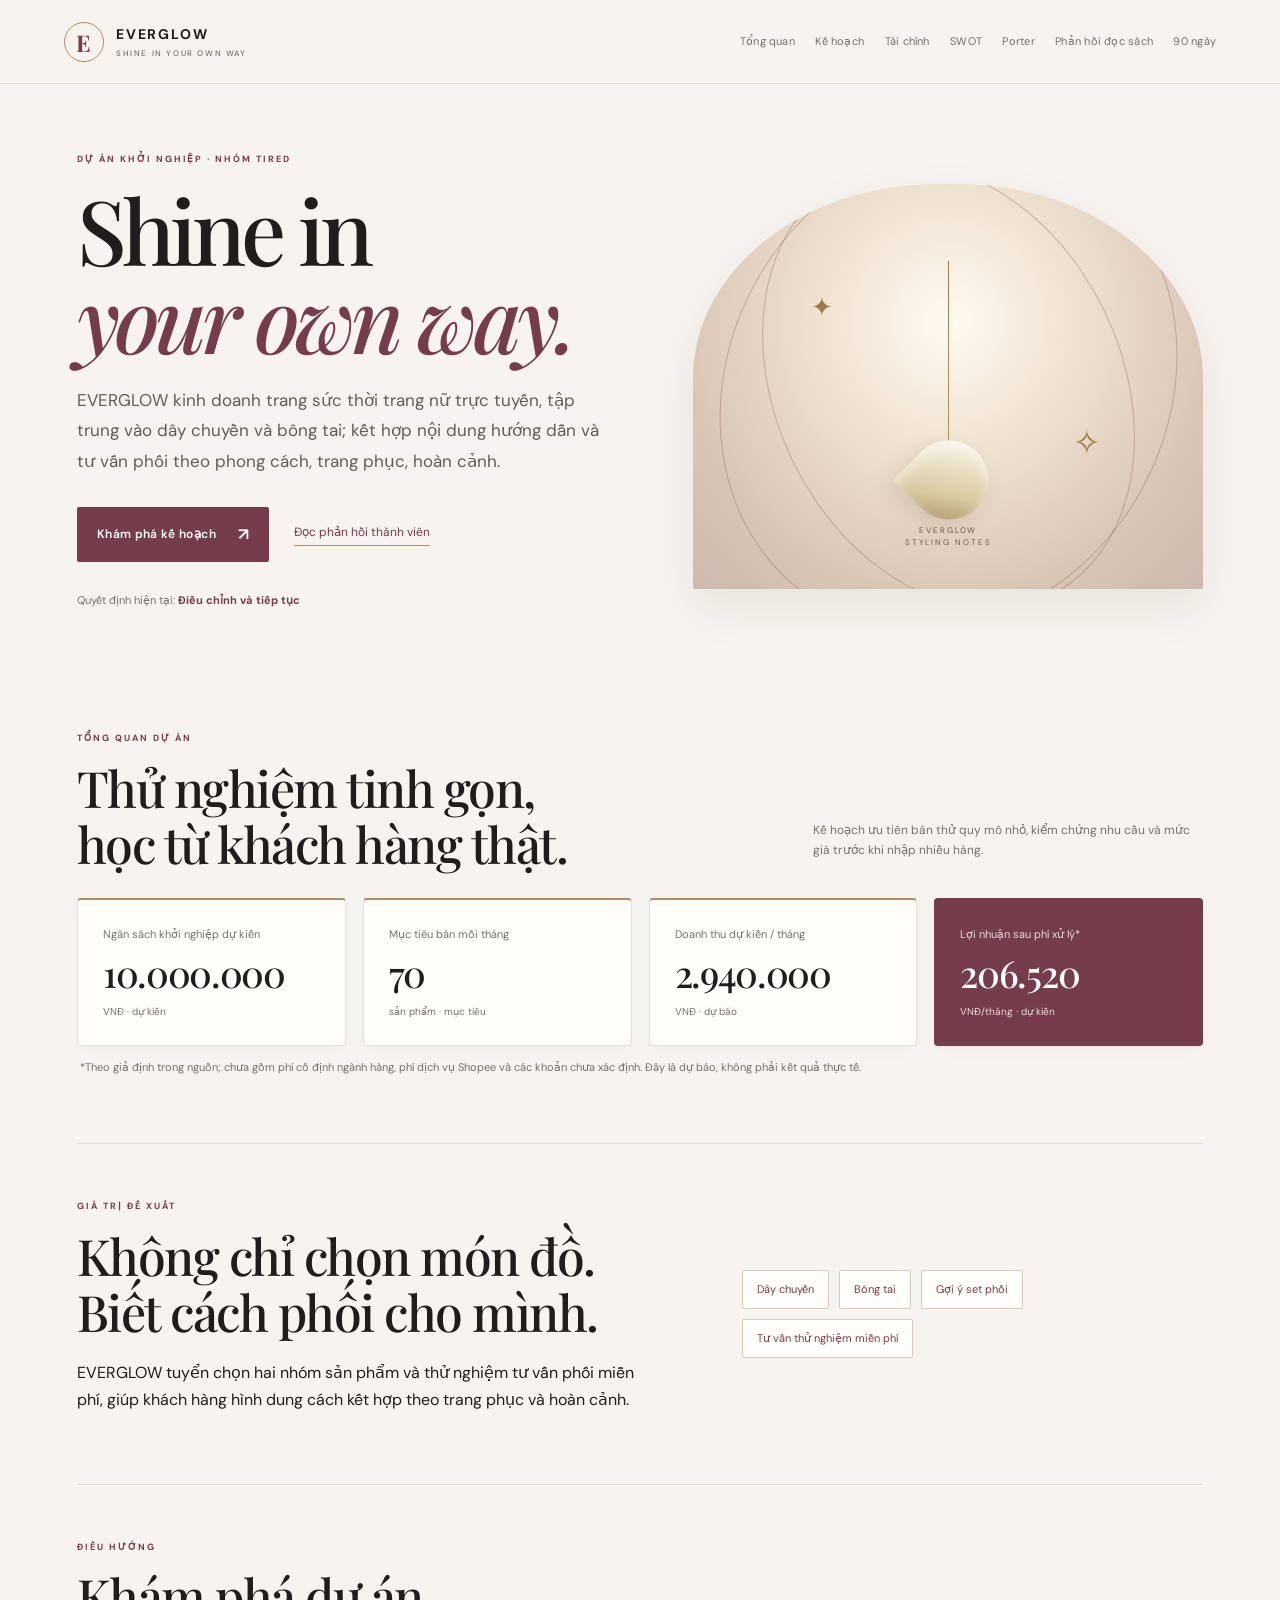
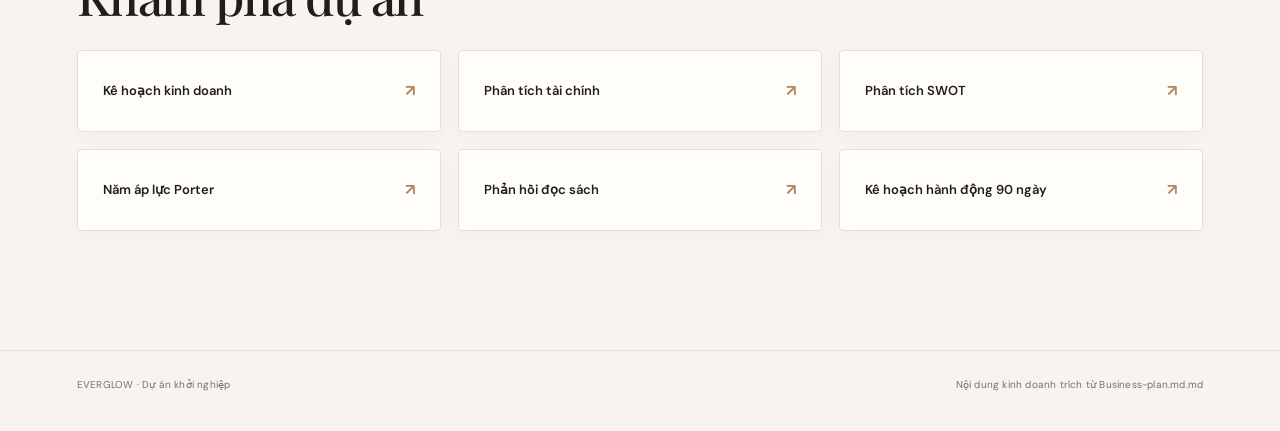
<file: AI-Startup-Website-357 (1)/index.html>
<!doctype html><html lang="vi"><head><meta charset="utf-8"><meta name="viewport" content="width=device-width, initial-scale=1"><meta name="description" content="EVERGLOW kinh doanh trang sức thời trang nữ trực tuyến, tập trung vào dây chuyền và bông tai; kết hợp nội dung hướng dẫn và tư vấn phối theo phong cách, trang phục, hoàn cảnh."><title>EVERGLOW — Shine in your own way · EVERGLOW</title><link rel="stylesheet" href="style.css"></head><body><header class="top"><a class="brand" href="index.html"><span class="brand-mark">E</span><span>EVERGLOW<small>SHINE IN YOUR OWN WAY</small></span></a><nav><a class="" href="index.html">Tổng quan</a><a class="" href="business-plan.html">Kế hoạch</a><a class="" href="financial-analysis.html">Tài chính</a><a class="" href="swot.html">SWOT</a><a class="" href="five-forces.html">Porter</a><a class="" href="reflections.html">Phản hồi đọc sách</a><a class="" href="action-plan.html">90 ngày</a></nav></header><main><section class="hero"><div class="hero-copy"><p class="eyebrow">DỰ ÁN KHỞI NGHIỆP · NHÓM TIRED</p><h1>Shine in<br><em>your own way.</em></h1><p class="lead">EVERGLOW kinh doanh trang sức thời trang nữ trực tuyến, tập trung vào dây chuyền và bông tai; kết hợp nội dung hướng dẫn và tư vấn phối theo phong cách, trang phục, hoàn cảnh.</p><div class="actions"><a class="button" href="business-plan.html">Khám phá kế hoạch <span>↗</span></a><a class="text-link" href="reflections.html">Đọc phản hồi thành viên</a></div><p class="hero-note">Quyết định hiện tại: <strong>Điều chỉnh và tiếp tục</strong></p></div><div class="hero-art"><div class="orbit orbit-a"></div><div class="orbit orbit-b"></div><div class="pendant"></div><span class="spark s1">✦</span><span class="spark s2">✧</span><span class="art-caption">EVERGLOW<br>STYLING NOTES</span></div></section><section class="section"><div class="section-title"><div><p class="eyebrow">TỔNG QUAN DỰ ÁN</p><h2>Thử nghiệm tinh gọn,<br>học từ khách hàng thật.</h2></div><p class="muted">Kế hoạch ưu tiên bán thử quy mô nhỏ, kiểm chứng nhu cầu và mức giá trước khi nhập nhiều hàng.</p></div><div class="grid metrics"><article class="metric "><span class="metric-label">Ngân sách khởi nghiệp dự kiến</span><strong>10.000.000</strong><small>VNĐ · dự kiến</small></article><article class="metric "><span class="metric-label">Mục tiêu bán mỗi tháng</span><strong>70</strong><small>sản phẩm · mục tiêu</small></article><article class="metric "><span class="metric-label">Doanh thu dự kiến / tháng</span><strong>2.940.000</strong><small>VNĐ · dự báo</small></article><article class="metric accent"><span class="metric-label">Lợi nhuận sau phí xử lý*</span><strong>206.520</strong><small>VNĐ/tháng · dự kiến</small></article></div><p class="note">*Theo giả định trong nguồn; chưa gồm phí cố định ngành hàng, phí dịch vụ Shopee và các khoản chưa xác định. Đây là dự báo, không phải kết quả thực tế.</p></section><section class="section split-feature"><div><p class="eyebrow">GIÁ TRỊ ĐỀ XUẤT</p><h2>Không chỉ chọn món đồ.<br>Biết cách phối cho mình.</h2><p>EVERGLOW tuyển chọn hai nhóm sản phẩm và thử nghiệm tư vấn phối miễn phí, giúp khách hàng hình dung cách kết hợp theo trang phục và hoàn cảnh.</p></div><div class="feature-tags"><span>Dây chuyền</span><span>Bông tai</span><span>Gợi ý set phối</span><span>Tư vấn thử nghiệm miễn phí</span></div></section><section class="section"><div class="section-title"><div><p class="eyebrow">ĐIỀU HƯỚNG</p><h2>Khám phá dự án</h2></div></div><div class="grid link-grid"><a class="link-card" href="business-plan.html"><span>Kế hoạch kinh doanh</span><b>↗</b></a><a class="link-card" href="financial-analysis.html"><span>Phân tích tài chính</span><b>↗</b></a><a class="link-card" href="swot.html"><span>Phân tích SWOT</span><b>↗</b></a><a class="link-card" href="five-forces.html"><span>Năm áp lực Porter</span><b>↗</b></a><a class="link-card" href="reflections.html"><span>Phản hồi đọc sách</span><b>↗</b></a><a class="link-card" href="action-plan.html"><span>Kế hoạch hành động 90 ngày</span><b>↗</b></a></div></section></main><footer><span>EVERGLOW · Dự án khởi nghiệp</span><span>Nội dung kinh doanh trích từ Business-plan.md.md</span></footer></body></html>
</file>
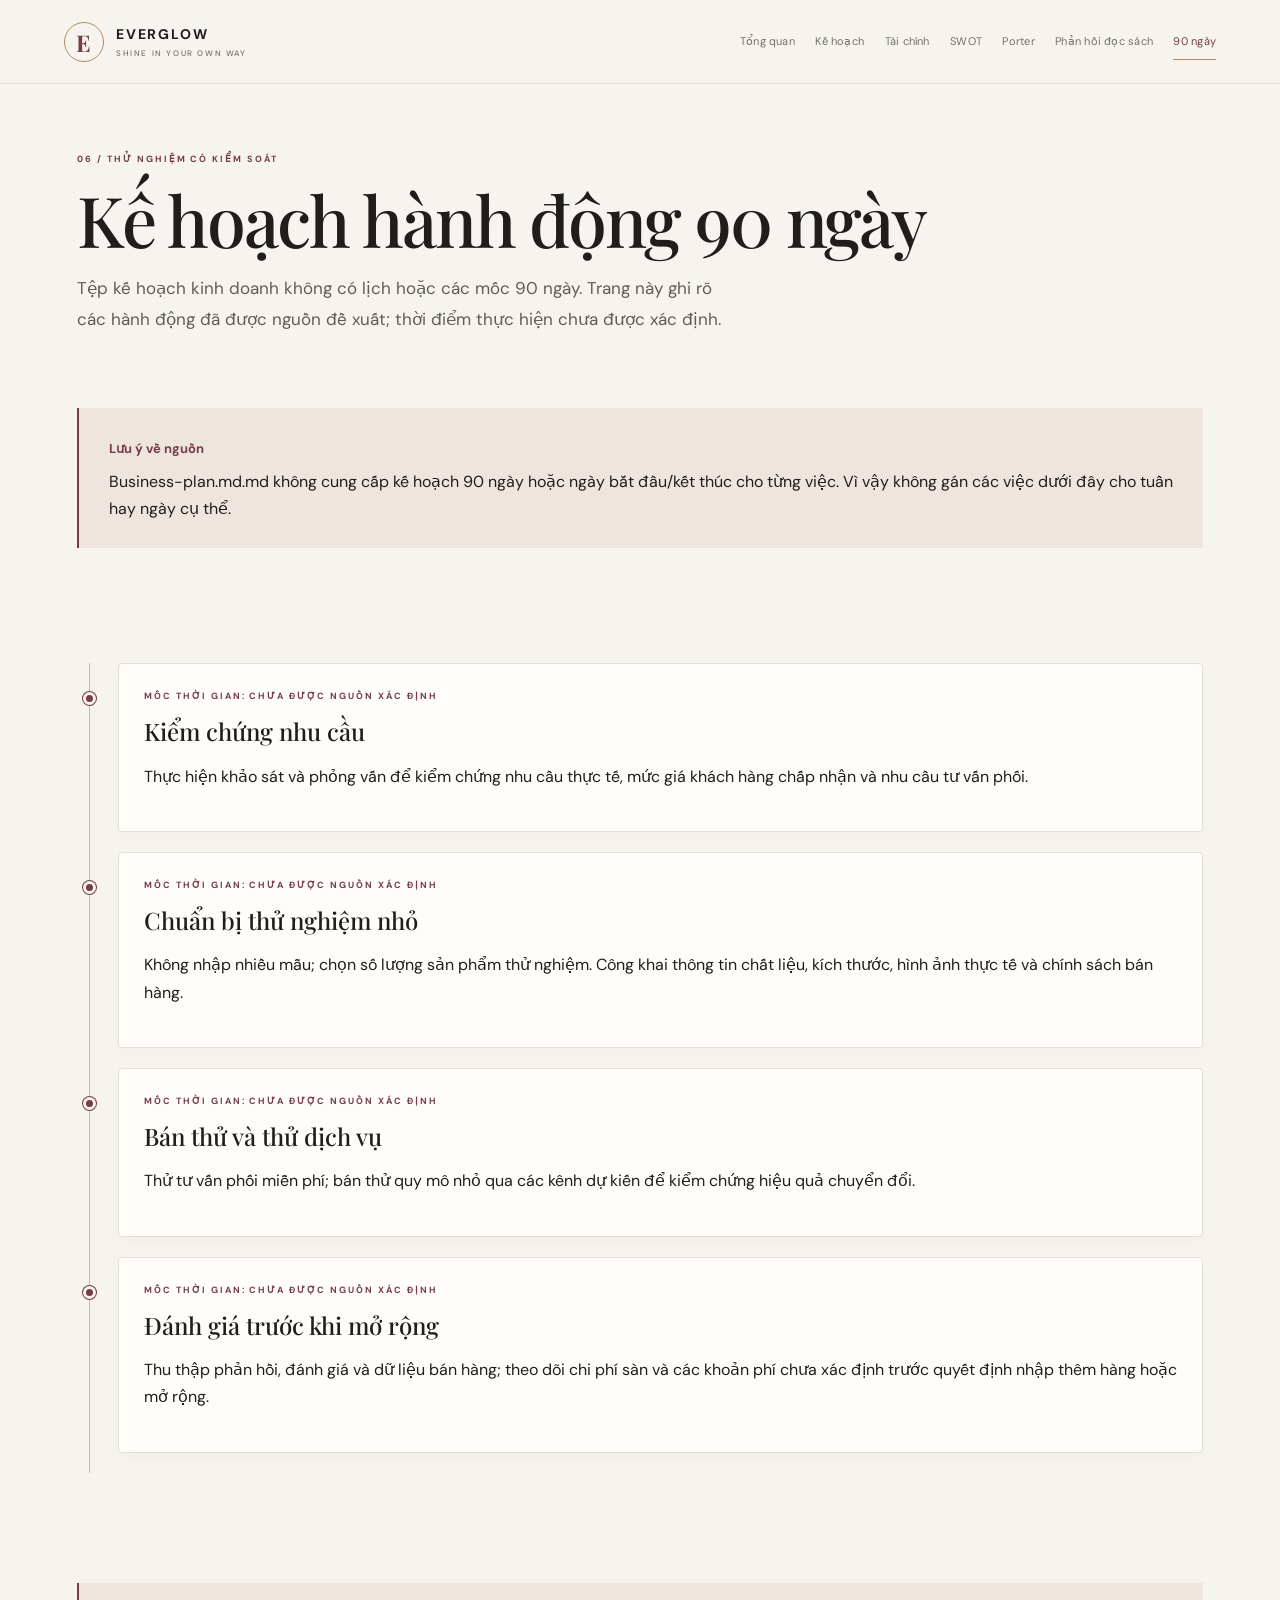
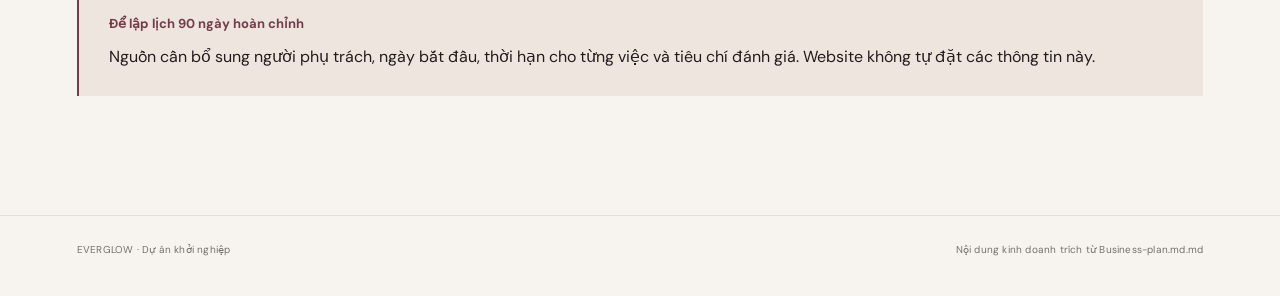
<file: AI-Startup-Website-357 (1)/action-plan.html>
<!doctype html><html lang="vi"><head><meta charset="utf-8"><meta name="viewport" content="width=device-width, initial-scale=1"><meta name="description" content="Tệp kế hoạch kinh doanh không có lịch hoặc các mốc 90 ngày. Trang này ghi rõ các hành động đã được nguồn đề xuất; thời điểm thực hiện chưa được xác định."><title>Kế hoạch hành động 90 ngày · EVERGLOW</title><link rel="stylesheet" href="style.css"></head><body><header class="top"><a class="brand" href="index.html"><span class="brand-mark">E</span><span>EVERGLOW<small>SHINE IN YOUR OWN WAY</small></span></a><nav><a class="" href="index.html">Tổng quan</a><a class="" href="business-plan.html">Kế hoạch</a><a class="" href="financial-analysis.html">Tài chính</a><a class="" href="swot.html">SWOT</a><a class="" href="five-forces.html">Porter</a><a class="" href="reflections.html">Phản hồi đọc sách</a><a class="active" href="action-plan.html">90 ngày</a></nav></header><main><section class="page-head"><p class="eyebrow">06 / THỬ NGHIỆM CÓ KIỂM SOÁT</p><h1>Kế hoạch hành động 90 ngày</h1><p class="lead">Tệp kế hoạch kinh doanh không có lịch hoặc các mốc 90 ngày. Trang này ghi rõ các hành động đã được nguồn đề xuất; thời điểm thực hiện chưa được xác định.</p></section><section class="section"><div class="callout"><strong>Lưu ý về nguồn</strong><p>Business-plan.md.md không cung cấp kế hoạch 90 ngày hoặc ngày bắt đầu/kết thúc cho từng việc. Vì vậy không gán các việc dưới đây cho tuần hay ngày cụ thể.</p></div></section><section class="section"><div class="timeline"><article class="timeline-item"><span class="timeline-dot"></span><div class="timeline-card"><p class="eyebrow">MỐC THỜI GIAN: CHƯA ĐƯỢC NGUỒN XÁC ĐỊNH</p><h2>Kiểm chứng nhu cầu</h2><p>Thực hiện khảo sát và phỏng vấn để kiểm chứng nhu cầu thực tế, mức giá khách hàng chấp nhận và nhu cầu tư vấn phối.</p></div></article><article class="timeline-item"><span class="timeline-dot"></span><div class="timeline-card"><p class="eyebrow">MỐC THỜI GIAN: CHƯA ĐƯỢC NGUỒN XÁC ĐỊNH</p><h2>Chuẩn bị thử nghiệm nhỏ</h2><p>Không nhập nhiều mẫu; chọn số lượng sản phẩm thử nghiệm. Công khai thông tin chất liệu, kích thước, hình ảnh thực tế và chính sách bán hàng.</p></div></article><article class="timeline-item"><span class="timeline-dot"></span><div class="timeline-card"><p class="eyebrow">MỐC THỜI GIAN: CHƯA ĐƯỢC NGUỒN XÁC ĐỊNH</p><h2>Bán thử và thử dịch vụ</h2><p>Thử tư vấn phối miễn phí; bán thử quy mô nhỏ qua các kênh dự kiến để kiểm chứng hiệu quả chuyển đổi.</p></div></article><article class="timeline-item"><span class="timeline-dot"></span><div class="timeline-card"><p class="eyebrow">MỐC THỜI GIAN: CHƯA ĐƯỢC NGUỒN XÁC ĐỊNH</p><h2>Đánh giá trước khi mở rộng</h2><p>Thu thập phản hồi, đánh giá và dữ liệu bán hàng; theo dõi chi phí sàn và các khoản phí chưa xác định trước quyết định nhập thêm hàng hoặc mở rộng.</p></div></article></div></section><section class="section"><div class="callout"><strong>Để lập lịch 90 ngày hoàn chỉnh</strong><p>Nguồn cần bổ sung người phụ trách, ngày bắt đầu, thời hạn cho từng việc và tiêu chí đánh giá. Website không tự đặt các thông tin này.</p></div></section></main><footer><span>EVERGLOW · Dự án khởi nghiệp</span><span>Nội dung kinh doanh trích từ Business-plan.md.md</span></footer></body></html>
</file>
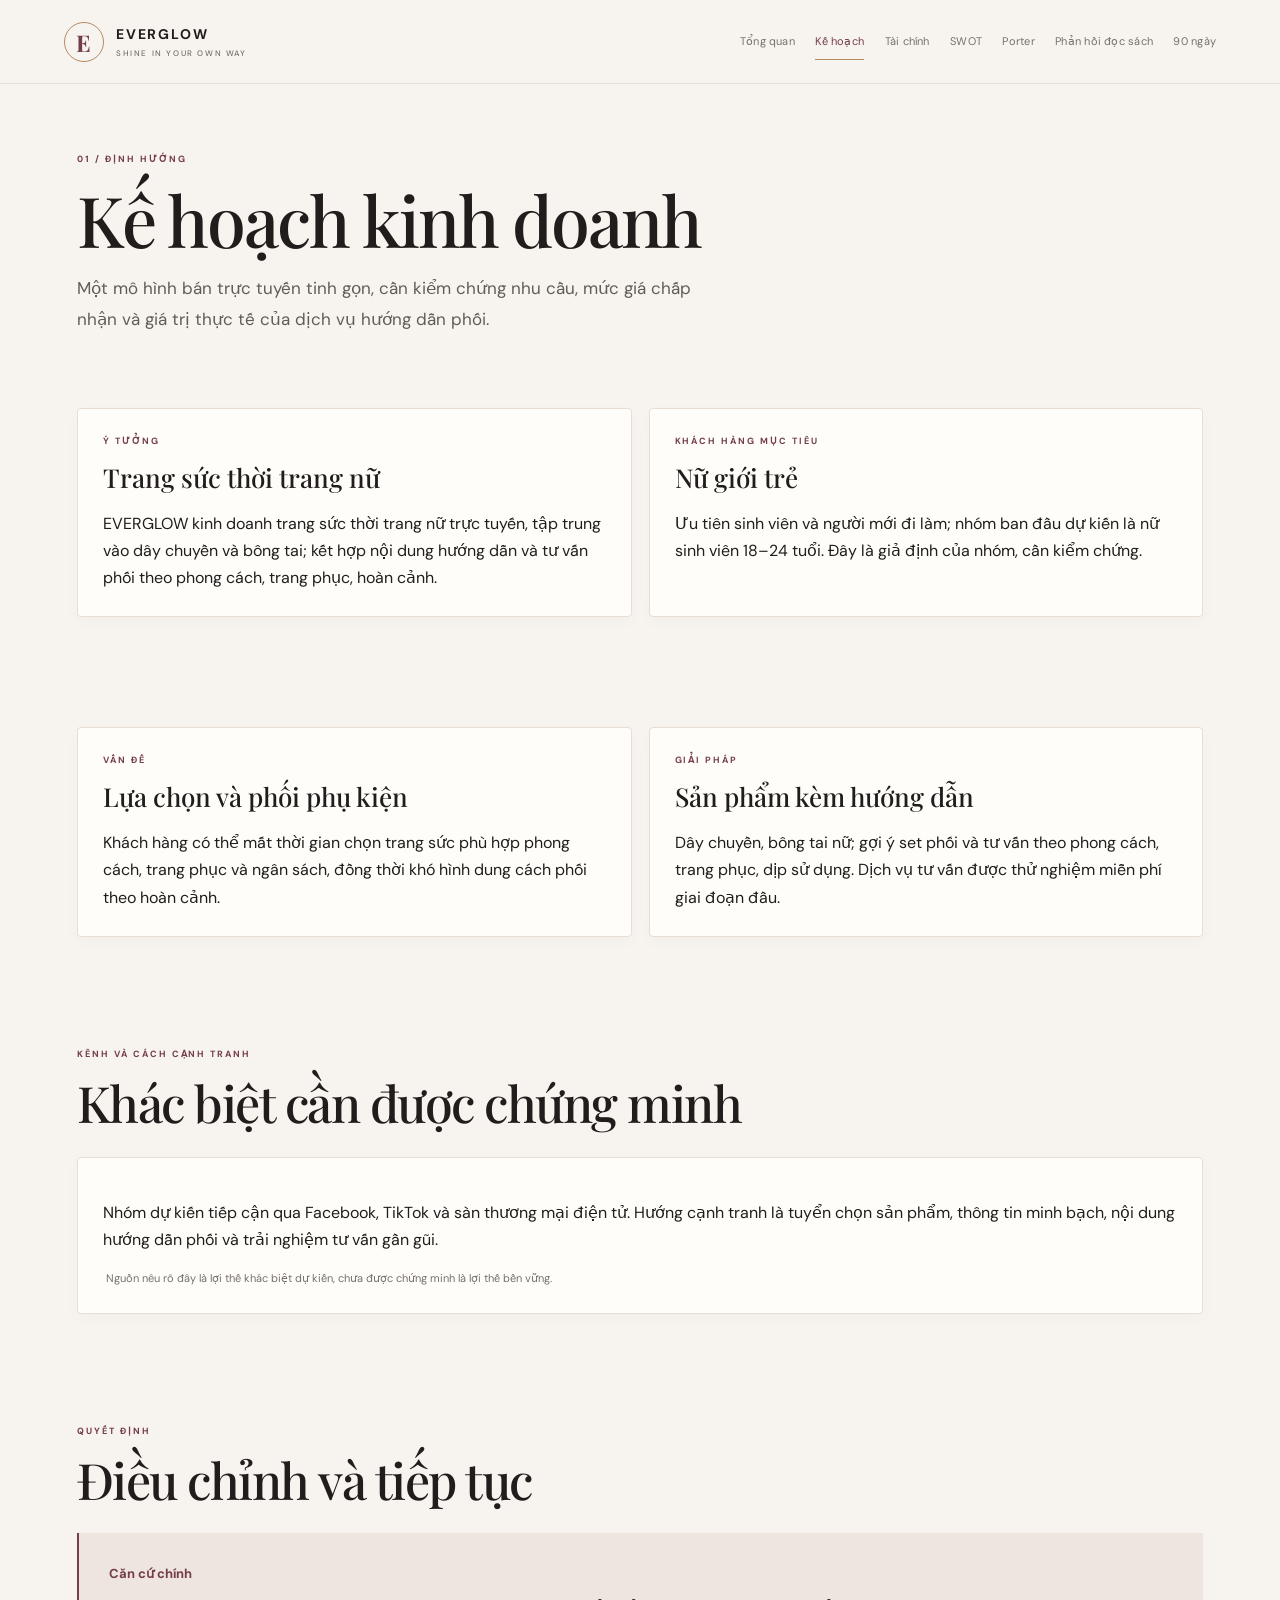
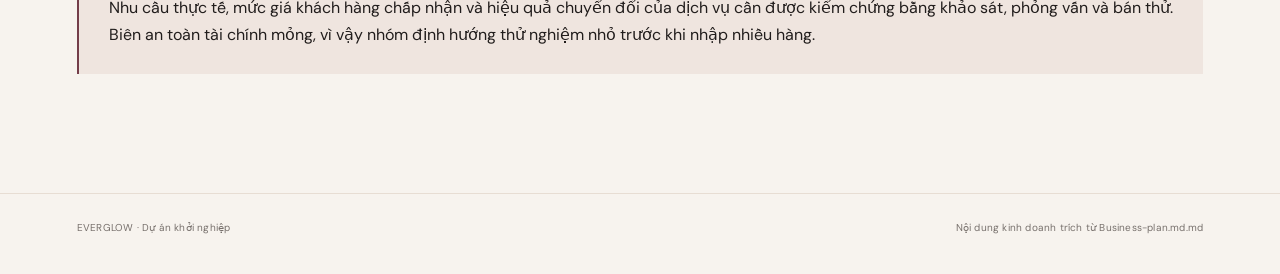
<file: AI-Startup-Website-357 (1)/business-plan.html>
<!doctype html><html lang="vi"><head><meta charset="utf-8"><meta name="viewport" content="width=device-width, initial-scale=1"><meta name="description" content="Một mô hình bán trực tuyến tinh gọn, cần kiểm chứng nhu cầu, mức giá chấp nhận và giá trị thực tế của dịch vụ hướng dẫn phối."><title>Kế hoạch kinh doanh · EVERGLOW</title><link rel="stylesheet" href="style.css"></head><body><header class="top"><a class="brand" href="index.html"><span class="brand-mark">E</span><span>EVERGLOW<small>SHINE IN YOUR OWN WAY</small></span></a><nav><a class="" href="index.html">Tổng quan</a><a class="active" href="business-plan.html">Kế hoạch</a><a class="" href="financial-analysis.html">Tài chính</a><a class="" href="swot.html">SWOT</a><a class="" href="five-forces.html">Porter</a><a class="" href="reflections.html">Phản hồi đọc sách</a><a class="" href="action-plan.html">90 ngày</a></nav></header><main><section class="page-head"><p class="eyebrow">01 / ĐỊNH HƯỚNG</p><h1>Kế hoạch kinh doanh</h1><p class="lead">Một mô hình bán trực tuyến tinh gọn, cần kiểm chứng nhu cầu, mức giá chấp nhận và giá trị thực tế của dịch vụ hướng dẫn phối.</p></section><section class="section"><div class="grid two"><article class="card"><p class="eyebrow">Ý TƯỞNG</p><h2>Trang sức thời trang nữ</h2><p>EVERGLOW kinh doanh trang sức thời trang nữ trực tuyến, tập trung vào dây chuyền và bông tai; kết hợp nội dung hướng dẫn và tư vấn phối theo phong cách, trang phục, hoàn cảnh.</p></article><article class="card"><p class="eyebrow">KHÁCH HÀNG MỤC TIÊU</p><h2>Nữ giới trẻ</h2><p>Ưu tiên sinh viên và người mới đi làm; nhóm ban đầu dự kiến là nữ sinh viên 18–24 tuổi. Đây là giả định của nhóm, cần kiểm chứng.</p></article></div></section><section class="section"><div class="grid two"><article class="card"><p class="eyebrow">VẤN ĐỀ</p><h2>Lựa chọn và phối phụ kiện</h2><p>Khách hàng có thể mất thời gian chọn trang sức phù hợp phong cách, trang phục và ngân sách, đồng thời khó hình dung cách phối theo hoàn cảnh.</p></article><article class="card"><p class="eyebrow">GIẢI PHÁP</p><h2>Sản phẩm kèm hướng dẫn</h2><p>Dây chuyền, bông tai nữ; gợi ý set phối và tư vấn theo phong cách, trang phục, dịp sử dụng. Dịch vụ tư vấn được thử nghiệm miễn phí giai đoạn đầu.</p></article></div></section><section class="section"><div class="section-title"><div><p class="eyebrow">KÊNH VÀ CÁCH CẠNH TRANH</p><h2>Khác biệt cần được chứng minh</h2></div></div><div class="card"><p>Nhóm dự kiến tiếp cận qua Facebook, TikTok và sàn thương mại điện tử. Hướng cạnh tranh là tuyển chọn sản phẩm, thông tin minh bạch, nội dung hướng dẫn phối và trải nghiệm tư vấn gần gũi.</p><p class="note">Nguồn nêu rõ đây là lợi thế khác biệt dự kiến, chưa được chứng minh là lợi thế bền vững.</p></div></section><section class="section"><div class="section-title"><div><p class="eyebrow">QUYẾT ĐỊNH</p><h2>Điều chỉnh và tiếp tục</h2></div></div><div class="callout"><strong>Căn cứ chính</strong><p>Nhu cầu thực tế, mức giá khách hàng chấp nhận và hiệu quả chuyển đổi của dịch vụ cần được kiểm chứng bằng khảo sát, phỏng vấn và bán thử. Biên an toàn tài chính mỏng, vì vậy nhóm định hướng thử nghiệm nhỏ trước khi nhập nhiều hàng.</p></div></section></main><footer><span>EVERGLOW · Dự án khởi nghiệp</span><span>Nội dung kinh doanh trích từ Business-plan.md.md</span></footer></body></html>
</file>
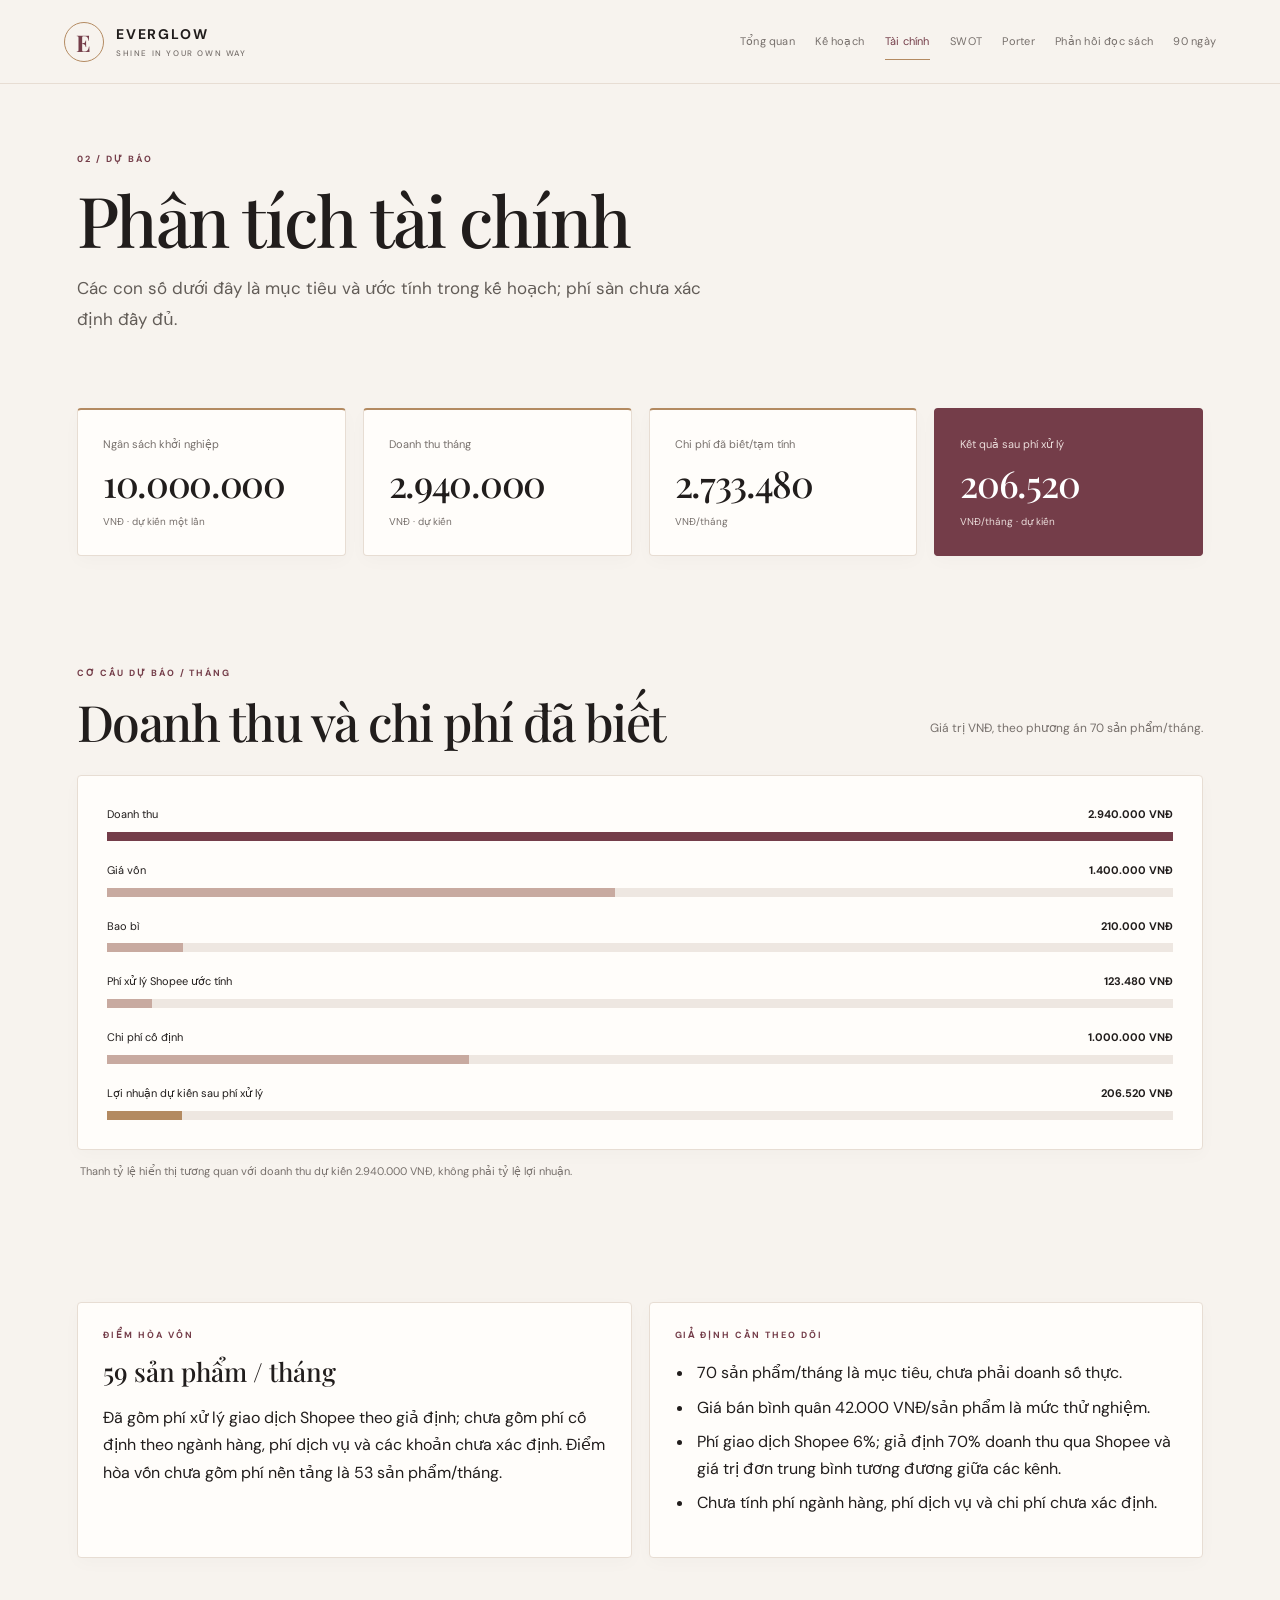
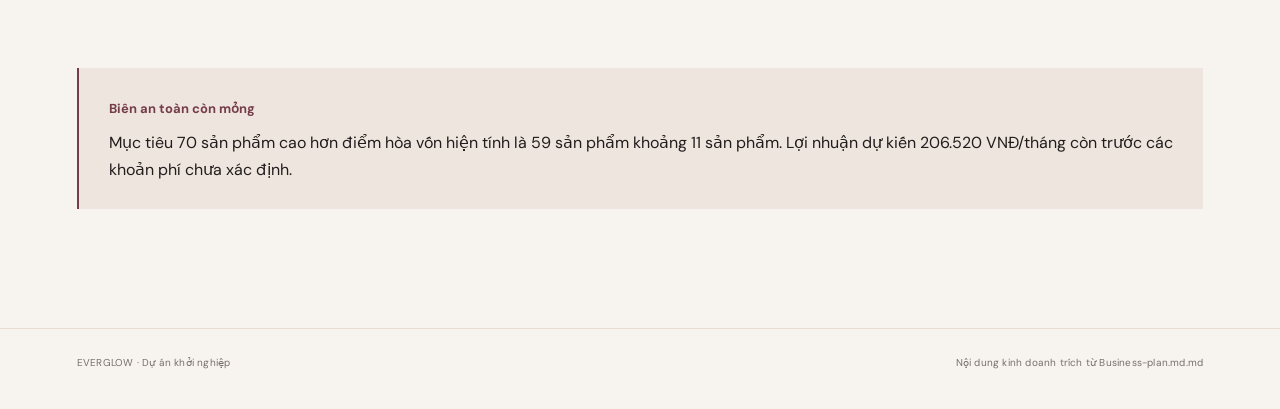
<file: AI-Startup-Website-357 (1)/financial-analysis.html>
<!doctype html><html lang="vi"><head><meta charset="utf-8"><meta name="viewport" content="width=device-width, initial-scale=1"><meta name="description" content="Các con số dưới đây là mục tiêu và ước tính trong kế hoạch; phí sàn chưa xác định đầy đủ."><title>Phân tích tài chính · EVERGLOW</title><link rel="stylesheet" href="style.css"></head><body><header class="top"><a class="brand" href="index.html"><span class="brand-mark">E</span><span>EVERGLOW<small>SHINE IN YOUR OWN WAY</small></span></a><nav><a class="" href="index.html">Tổng quan</a><a class="" href="business-plan.html">Kế hoạch</a><a class="active" href="financial-analysis.html">Tài chính</a><a class="" href="swot.html">SWOT</a><a class="" href="five-forces.html">Porter</a><a class="" href="reflections.html">Phản hồi đọc sách</a><a class="" href="action-plan.html">90 ngày</a></nav></header><main><section class="page-head"><p class="eyebrow">02 / DỰ BÁO</p><h1>Phân tích tài chính</h1><p class="lead">Các con số dưới đây là mục tiêu và ước tính trong kế hoạch; phí sàn chưa xác định đầy đủ.</p></section><section class="section"><div class="grid metrics"><article class="metric "><span class="metric-label">Ngân sách khởi nghiệp</span><strong>10.000.000</strong><small>VNĐ · dự kiến một lần</small></article><article class="metric "><span class="metric-label">Doanh thu tháng</span><strong>2.940.000</strong><small>VNĐ · dự kiến</small></article><article class="metric "><span class="metric-label">Chi phí đã biết/tạm tính</span><strong>2.733.480</strong><small>VNĐ/tháng</small></article><article class="metric accent"><span class="metric-label">Kết quả sau phí xử lý</span><strong>206.520</strong><small>VNĐ/tháng · dự kiến</small></article></div></section><section class="section"><div class="section-title"><div><p class="eyebrow">CƠ CẤU DỰ BÁO / THÁNG</p><h2>Doanh thu và chi phí đã biết</h2></div><p class="muted">Giá trị VNĐ, theo phương án 70 sản phẩm/tháng.</p></div><div class="chart card"><div class="bar-row"><div><span>Doanh thu</span><b>2.940.000 VNĐ</b></div><div class="bar-track"><span class="bar-fill bar-main" style="width:100.00%"></span></div></div><div class="bar-row"><div><span>Giá vốn</span><b>1.400.000 VNĐ</b></div><div class="bar-track"><span class="bar-fill " style="width:47.62%"></span></div></div><div class="bar-row"><div><span>Bao bì</span><b>210.000 VNĐ</b></div><div class="bar-track"><span class="bar-fill " style="width:7.14%"></span></div></div><div class="bar-row"><div><span>Phí xử lý Shopee ước tính</span><b>123.480 VNĐ</b></div><div class="bar-track"><span class="bar-fill " style="width:4.20%"></span></div></div><div class="bar-row"><div><span>Chi phí cố định</span><b>1.000.000 VNĐ</b></div><div class="bar-track"><span class="bar-fill " style="width:34.01%"></span></div></div><div class="bar-row"><div><span>Lợi nhuận dự kiến sau phí xử lý</span><b>206.520 VNĐ</b></div><div class="bar-track"><span class="bar-fill bar-profit" style="width:7.02%"></span></div></div></div><p class="note">Thanh tỷ lệ hiển thị tương quan với doanh thu dự kiến 2.940.000 VNĐ, không phải tỷ lệ lợi nhuận.</p></section><section class="section"><div class="grid two"><article class="card"><p class="eyebrow">ĐIỂM HÒA VỐN</p><h2>59 sản phẩm / tháng</h2><p>Đã gồm phí xử lý giao dịch Shopee theo giả định; chưa gồm phí cố định theo ngành hàng, phí dịch vụ và các khoản chưa xác định. Điểm hòa vốn chưa gồm phí nền tảng là 53 sản phẩm/tháng.</p></article><article class="card"><p class="eyebrow">GIẢ ĐỊNH CẦN THEO DÕI</p><ul><li>70 sản phẩm/tháng là mục tiêu, chưa phải doanh số thực.</li><li>Giá bán bình quân 42.000 VNĐ/sản phẩm là mức thử nghiệm.</li><li>Phí giao dịch Shopee 6%; giả định 70% doanh thu qua Shopee và giá trị đơn trung bình tương đương giữa các kênh.</li><li>Chưa tính phí ngành hàng, phí dịch vụ và chi phí chưa xác định.</li></ul></article></div></section><section class="section"><div class="callout"><strong>Biên an toàn còn mỏng</strong><p>Mục tiêu 70 sản phẩm cao hơn điểm hòa vốn hiện tính là 59 sản phẩm khoảng 11 sản phẩm. Lợi nhuận dự kiến 206.520 VNĐ/tháng còn trước các khoản phí chưa xác định.</p></div></section></main><footer><span>EVERGLOW · Dự án khởi nghiệp</span><span>Nội dung kinh doanh trích từ Business-plan.md.md</span></footer></body></html>
</file>
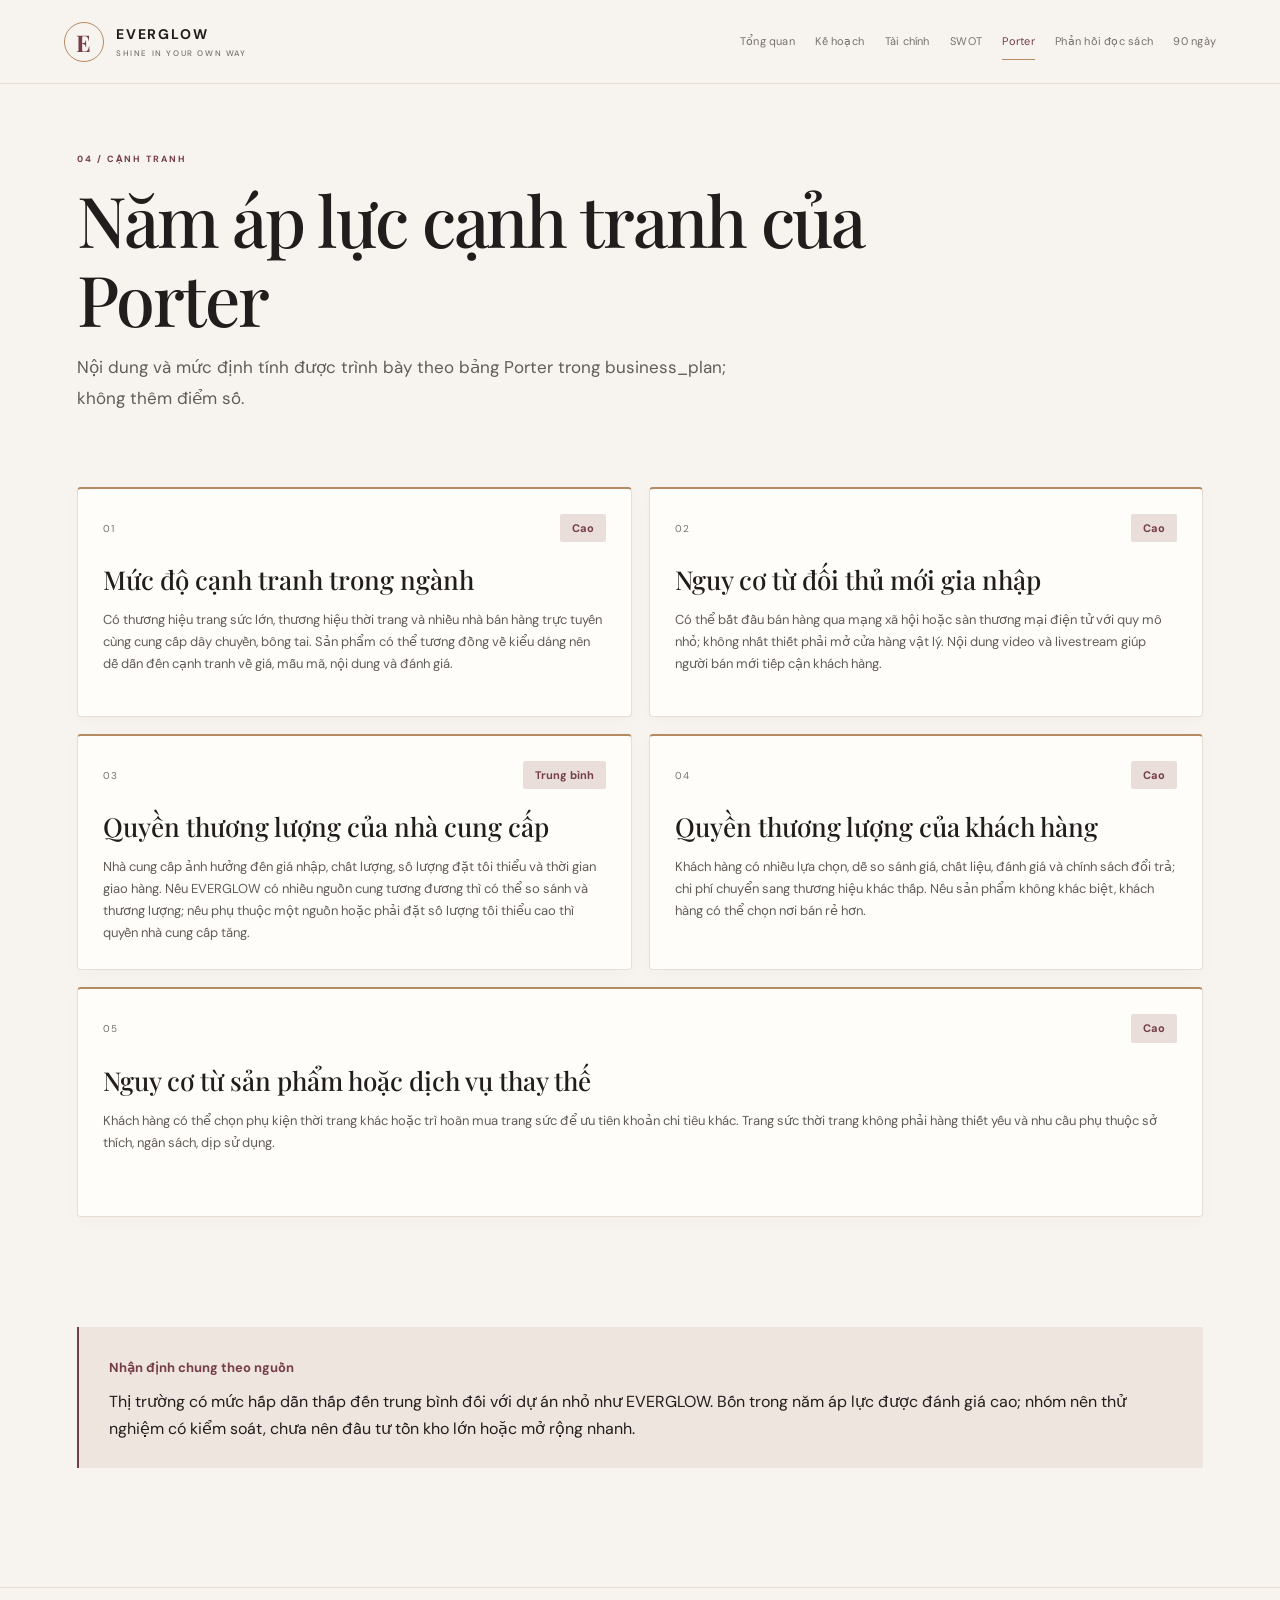
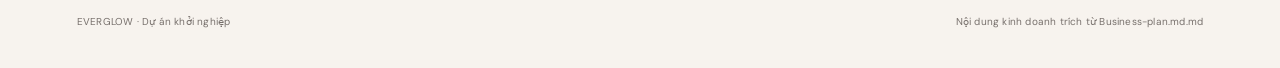
<file: AI-Startup-Website-357 (1)/five-forces.html>
<!doctype html><html lang="vi"><head><meta charset="utf-8"><meta name="viewport" content="width=device-width, initial-scale=1"><meta name="description" content="Nội dung và mức định tính được trình bày theo bảng Porter trong business_plan; không thêm điểm số."><title>Năm áp lực cạnh tranh của Porter · EVERGLOW</title><link rel="stylesheet" href="style.css"></head><body><header class="top"><a class="brand" href="index.html"><span class="brand-mark">E</span><span>EVERGLOW<small>SHINE IN YOUR OWN WAY</small></span></a><nav><a class="" href="index.html">Tổng quan</a><a class="" href="business-plan.html">Kế hoạch</a><a class="" href="financial-analysis.html">Tài chính</a><a class="" href="swot.html">SWOT</a><a class="active" href="five-forces.html">Porter</a><a class="" href="reflections.html">Phản hồi đọc sách</a><a class="" href="action-plan.html">90 ngày</a></nav></header><main><section class="page-head"><p class="eyebrow">04 / CẠNH TRANH</p><h1>Năm áp lực cạnh tranh của Porter</h1><p class="lead">Nội dung và mức định tính được trình bày theo bảng Porter trong business_plan; không thêm điểm số.</p></section><section class="section"><div class="grid force-grid"><article class="force-card"><div class="force-top"><span>01</span><b>Cao</b></div><h2>Mức độ cạnh tranh trong ngành</h2><p>Có thương hiệu trang sức lớn, thương hiệu thời trang và nhiều nhà bán hàng trực tuyến cùng cung cấp dây chuyền, bông tai. Sản phẩm có thể tương đồng về kiểu dáng nên dễ dẫn đến cạnh tranh về giá, mẫu mã, nội dung và đánh giá.</p></article><article class="force-card"><div class="force-top"><span>02</span><b>Cao</b></div><h2>Nguy cơ từ đối thủ mới gia nhập</h2><p>Có thể bắt đầu bán hàng qua mạng xã hội hoặc sàn thương mại điện tử với quy mô nhỏ; không nhất thiết phải mở cửa hàng vật lý. Nội dung video và livestream giúp người bán mới tiếp cận khách hàng.</p></article><article class="force-card"><div class="force-top"><span>03</span><b>Trung bình</b></div><h2>Quyền thương lượng của nhà cung cấp</h2><p>Nhà cung cấp ảnh hưởng đến giá nhập, chất lượng, số lượng đặt tối thiểu và thời gian giao hàng. Nếu EVERGLOW có nhiều nguồn cung tương đương thì có thể so sánh và thương lượng; nếu phụ thuộc một nguồn hoặc phải đặt số lượng tối thiểu cao thì quyền nhà cung cấp tăng.</p></article><article class="force-card"><div class="force-top"><span>04</span><b>Cao</b></div><h2>Quyền thương lượng của khách hàng</h2><p>Khách hàng có nhiều lựa chọn, dễ so sánh giá, chất liệu, đánh giá và chính sách đổi trả; chi phí chuyển sang thương hiệu khác thấp. Nếu sản phẩm không khác biệt, khách hàng có thể chọn nơi bán rẻ hơn.</p></article><article class="force-card"><div class="force-top"><span>05</span><b>Cao</b></div><h2>Nguy cơ từ sản phẩm hoặc dịch vụ thay thế</h2><p>Khách hàng có thể chọn phụ kiện thời trang khác hoặc trì hoãn mua trang sức để ưu tiên khoản chi tiêu khác. Trang sức thời trang không phải hàng thiết yếu và nhu cầu phụ thuộc sở thích, ngân sách, dịp sử dụng.</p></article></div></section><section class="section"><div class="callout"><strong>Nhận định chung theo nguồn</strong><p>Thị trường có mức hấp dẫn thấp đến trung bình đối với dự án nhỏ như EVERGLOW. Bốn trong năm áp lực được đánh giá cao; nhóm nên thử nghiệm có kiểm soát, chưa nên đầu tư tồn kho lớn hoặc mở rộng nhanh.</p></div></section></main><footer><span>EVERGLOW · Dự án khởi nghiệp</span><span>Nội dung kinh doanh trích từ Business-plan.md.md</span></footer></body></html>
</file>
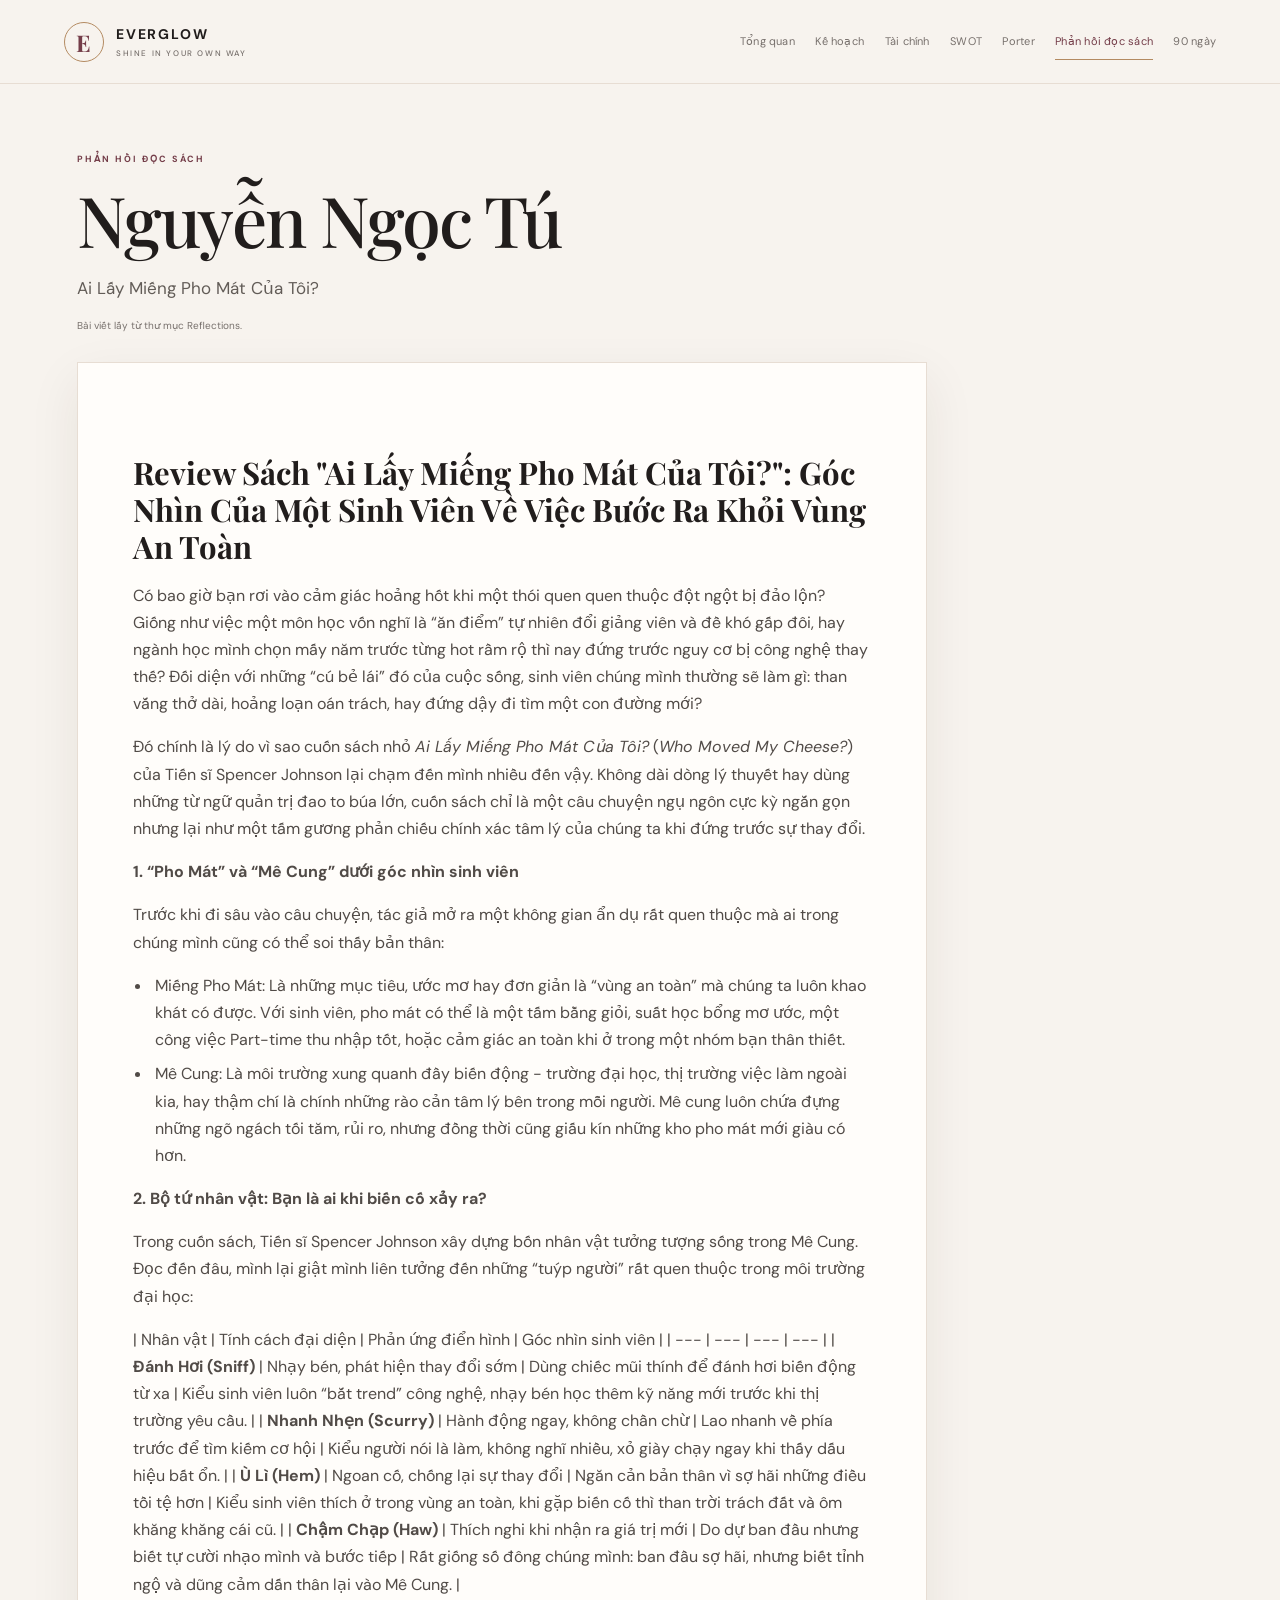
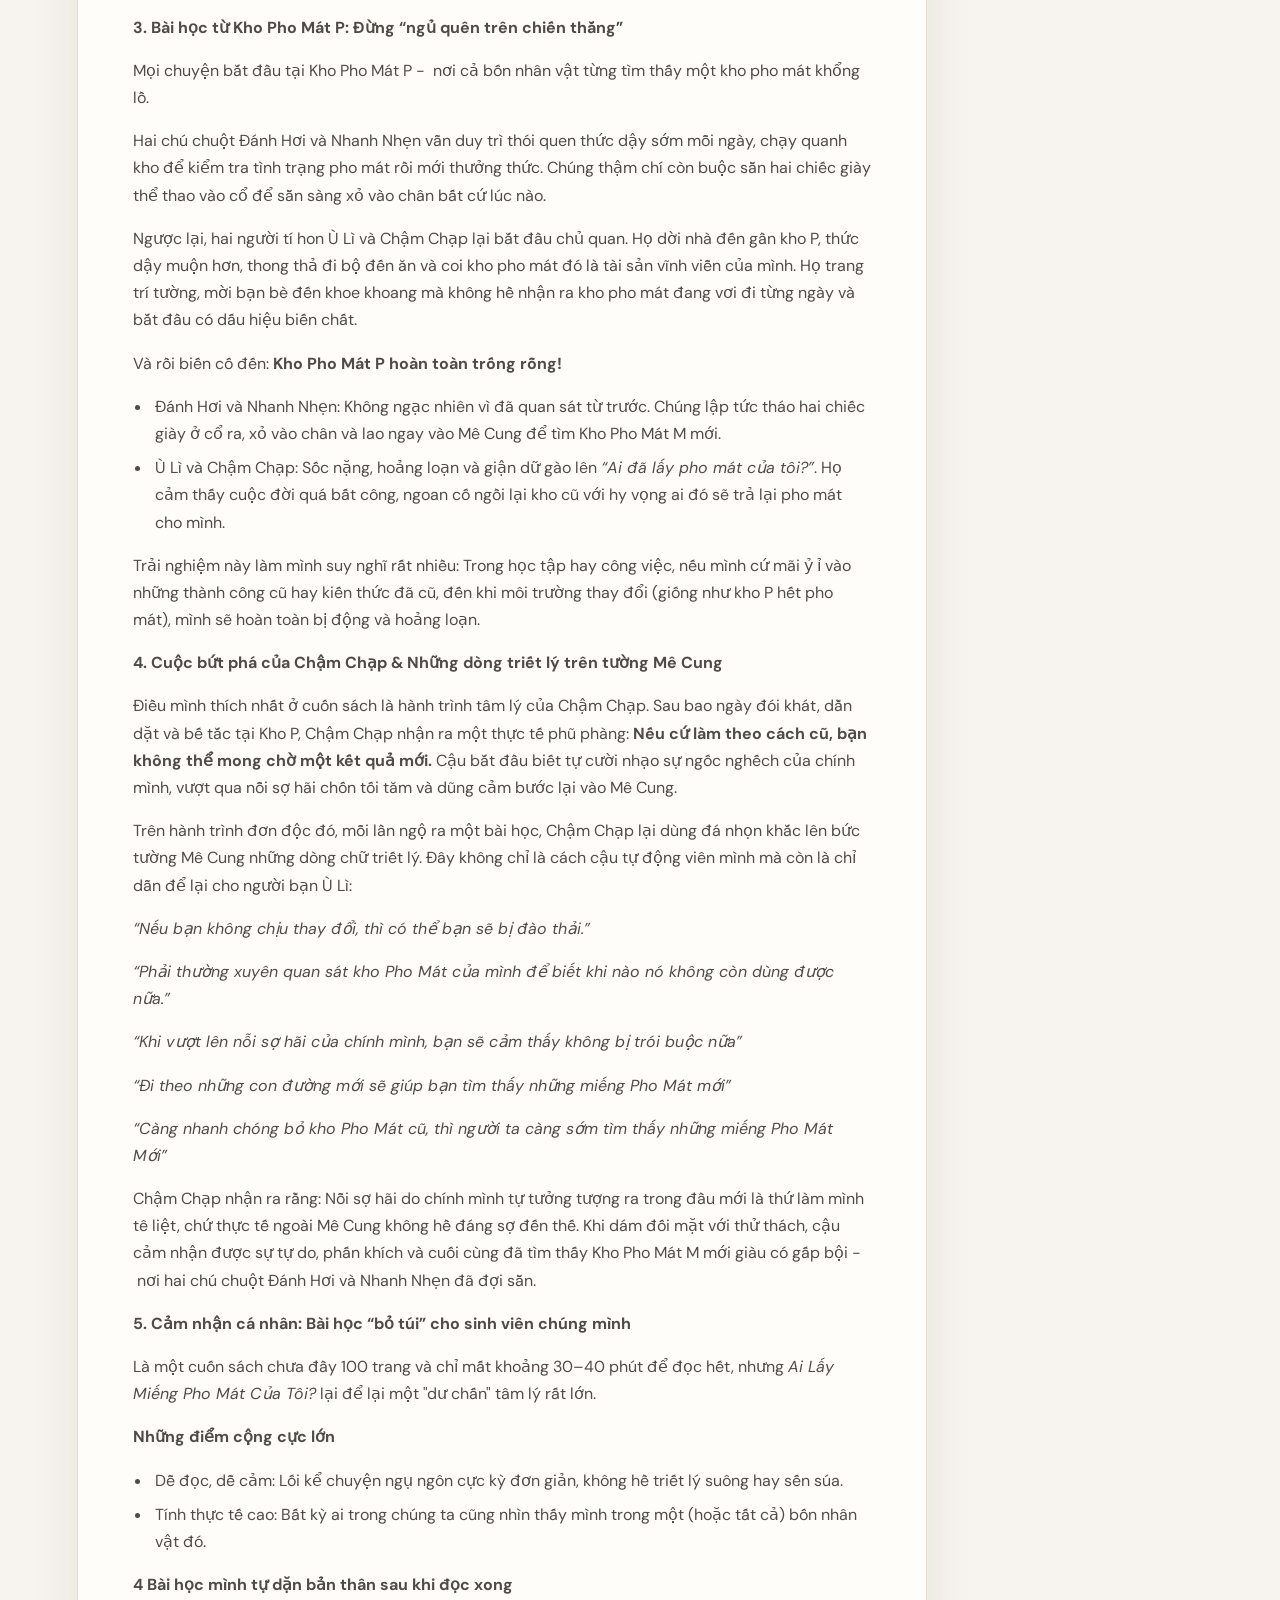
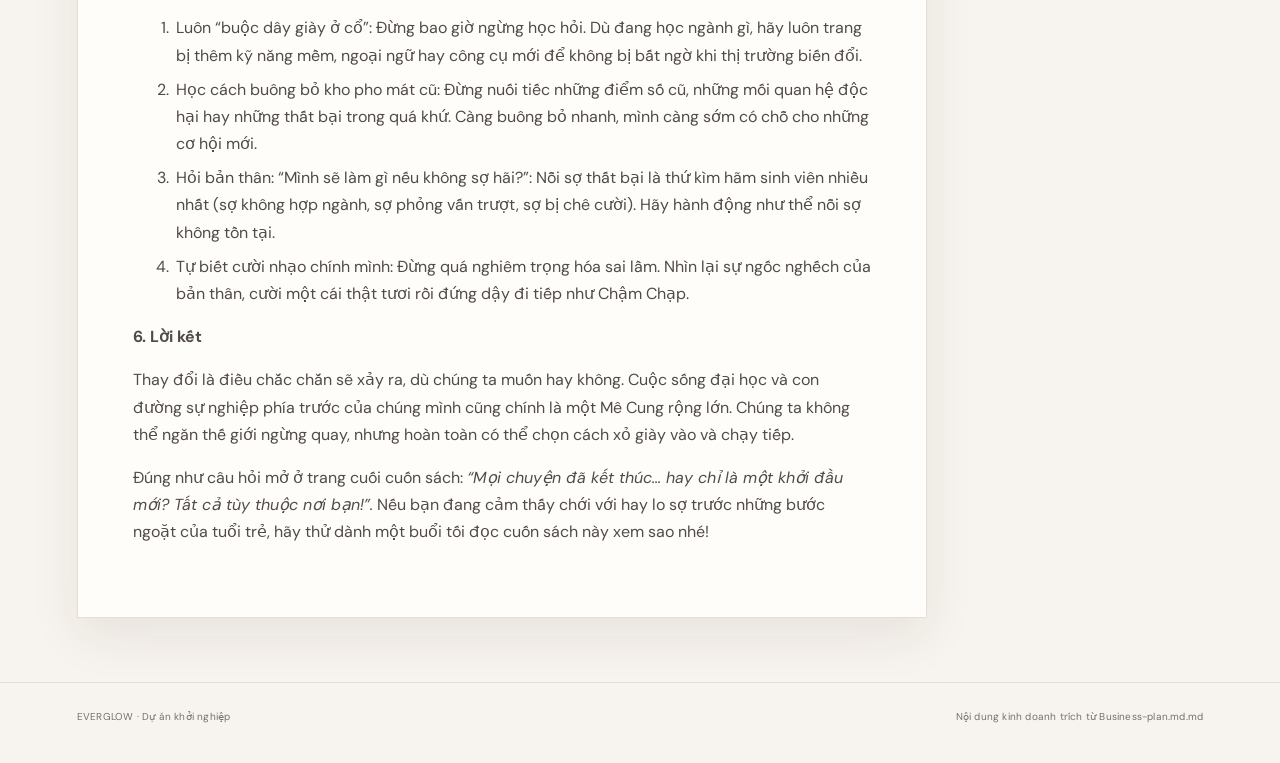
<file: AI-Startup-Website-357 (1)/reflection-nguyen-ngoc-tu.html>
<!doctype html><html lang="vi"><head><meta charset="utf-8"><meta name="viewport" content="width=device-width, initial-scale=1"><meta name="description" content="Có bao giờ bạn rơi vào cảm giác hoảng hốt khi một thói quen quen thuộc đột ngột bị đảo lộn? Giống như việc một môn học vốn nghĩ là “ăn điểm” tự nhiên đổi giảng viên và đề khó gấp đôi, hay ngành học mình chọn mấy năm trước từng hot rầm rộ thì nay đứng trước nguy cơ bị công nghệ thay thế? Đối diện với những “cú bẻ lái” đó của…"><title>Ai Lấy Miếng Pho Mát Của Tôi? · EVERGLOW</title><link rel="stylesheet" href="style.css"></head><body><header class="top"><a class="brand" href="index.html"><span class="brand-mark">E</span><span>EVERGLOW<small>SHINE IN YOUR OWN WAY</small></span></a><nav><a class="" href="index.html">Tổng quan</a><a class="" href="business-plan.html">Kế hoạch</a><a class="" href="financial-analysis.html">Tài chính</a><a class="" href="swot.html">SWOT</a><a class="" href="five-forces.html">Porter</a><a class="active" href="reflections.html">Phản hồi đọc sách</a><a class="" href="action-plan.html">90 ngày</a></nav></header><main><section class="page-head"><p class="eyebrow">PHẢN HỒI ĐỌC SÁCH</p><h1>Nguyễn Ngọc Tú</h1><p class="lead">Ai Lấy Miếng Pho Mát Của Tôi?</p><p class="source">Bài viết lấy từ thư mục Reflections.</p></section><article class="section prose"><h2><strong>Review Sách &quot;Ai Lấy Miếng Pho Mát Của Tôi?&quot;: Góc Nhìn Của Một Sinh Viên Về Việc Bước Ra Khỏi Vùng An Toàn</strong></h2>
<p>Có bao giờ bạn rơi vào cảm giác hoảng hốt khi một thói quen quen thuộc đột ngột bị đảo lộn? Giống như việc một môn học vốn nghĩ là “ăn điểm” tự nhiên đổi giảng viên và đề khó gấp đôi, hay ngành học mình chọn mấy năm trước từng hot rầm rộ thì nay đứng trước nguy cơ bị công nghệ thay thế? Đối diện với những “cú bẻ lái” đó của cuộc sống, sinh viên chúng mình thường sẽ làm gì: than vắng thở dài, hoảng loạn oán trách, hay đứng dậy đi tìm một con đường mới?</p>
<p>Đó chính là lý do vì sao cuốn sách nhỏ <em>Ai Lấy Miếng Pho Mát Của Tôi?</em> (<em>Who Moved My Cheese?</em>) của Tiến sĩ Spencer Johnson lại chạm đến mình nhiều đến vậy. Không dài dòng lý thuyết hay dùng những từ ngữ quản trị đao to búa lớn, cuốn sách chỉ là một câu chuyện ngụ ngôn cực kỳ ngắn gọn nhưng lại như một tấm gương phản chiếu chính xác tâm lý của chúng ta khi đứng trước sự thay đổi.</p>
<p><strong>1. “Pho Mát” và “Mê Cung” dưới góc nhìn sinh viên</strong></p>
<p>Trước khi đi sâu vào câu chuyện, tác giả mở ra một không gian ẩn dụ rất quen thuộc mà ai trong chúng mình cũng có thể soi thấy bản thân:</p>
<ul>
<li>Miếng Pho Mát: Là những mục tiêu, ước mơ hay đơn giản là “vùng an toàn” mà chúng ta luôn khao khát có được. Với sinh viên, pho mát có thể là một tấm bằng giỏi, suất học bổng mơ ước, một công việc Part-time thu nhập tốt, hoặc cảm giác an toàn khi ở trong một nhóm bạn thân thiết.</li>
<li>Mê Cung: Là môi trường xung quanh đầy biến động - trường đại học, thị trường việc làm ngoài kia, hay thậm chí là chính những rào cản tâm lý bên trong mỗi người. Mê cung luôn chứa đựng những ngõ ngách tối tăm, rủi ro, nhưng đồng thời cũng giấu kín những kho pho mát mới giàu có hơn.</li>
</ul>
<p><strong>2. Bộ tứ nhân vật: Bạn là ai khi biến cố xảy ra?</strong></p>
<p>Trong cuốn sách, Tiến sĩ Spencer Johnson xây dựng bốn nhân vật tưởng tượng sống trong Mê Cung. Đọc đến đâu, mình lại giật mình liên tưởng đến những “tuýp người” rất quen thuộc trong môi trường đại học:</p>
<p>| Nhân vật | Tính cách đại diện | Phản ứng điển hình | Góc nhìn sinh viên | | --- | --- | --- | --- | | <strong>Đánh Hơi (Sniff)</strong> | Nhạy bén, phát hiện thay đổi sớm | Dùng chiếc mũi thính để đánh hơi biến động từ xa | Kiểu sinh viên luôn “bắt trend” công nghệ, nhạy bén học thêm kỹ năng mới trước khi thị trường yêu cầu. | | <strong>Nhanh Nhẹn (Scurry)</strong> | Hành động ngay, không chần chừ | Lao nhanh về phía trước để tìm kiếm cơ hội | Kiểu người nói là làm, không nghĩ nhiều, xỏ giày chạy ngay khi thấy dấu hiệu bất ổn. | | <strong>Ù Lì (Hem)</strong> | Ngoan cố, chống lại sự thay đổi | Ngăn cản bản thân vì sợ hãi những điều tồi tệ hơn | Kiểu sinh viên thích ở trong vùng an toàn, khi gặp biến cố thì than trời trách đất và ôm khăng khăng cái cũ. | | <strong>Chậm Chạp (Haw)</strong> | Thích nghi khi nhận ra giá trị mới | Do dự ban đầu nhưng biết tự cười nhạo mình và bước tiếp | Rất giống số đông chúng mình: ban đầu sợ hãi, nhưng biết tỉnh ngộ và dũng cảm dấn thân lại vào Mê Cung. |</p>
<p><strong>3. Bài học từ Kho Pho Mát P: Đừng “ngủ quên trên chiến thắng”</strong></p>
<p>Mọi chuyện bắt đầu tại Kho Pho Mát P -  nơi cả bốn nhân vật từng tìm thấy một kho pho mát khổng lồ.</p>
<p>Hai chú chuột Đánh Hơi và Nhanh Nhẹn vẫn duy trì thói quen thức dậy sớm mỗi ngày, chạy quanh kho để kiểm tra tình trạng pho mát rồi mới thưởng thức. Chúng thậm chí còn buộc sẵn hai chiếc giày thể thao vào cổ để sẵn sàng xỏ vào chân bất cứ lúc nào.</p>
<p>Ngược lại, hai người tí hon Ù Lì và Chậm Chạp lại bắt đầu chủ quan. Họ dời nhà đến gần kho P, thức dậy muộn hơn, thong thả đi bộ đến ăn và coi kho pho mát đó là tài sản vĩnh viễn của mình. Họ trang trí tường, mời bạn bè đến khoe khoang mà không hề nhận ra kho pho mát đang vơi đi từng ngày và bắt đầu có dấu hiệu biến chất.</p>
<p>Và rồi biến cố đến: <strong>Kho Pho Mát P hoàn toàn trống rỗng!</strong></p>
<ul>
<li>Đánh Hơi và Nhanh Nhẹn: Không ngạc nhiên vì đã quan sát từ trước. Chúng lập tức tháo hai chiếc giày ở cổ ra, xỏ vào chân và lao ngay vào Mê Cung để tìm Kho Pho Mát M mới.</li>
<li>Ù Lì và Chậm Chạp: Sốc nặng, hoảng loạn và giận dữ gào lên <em>“Ai đã lấy pho mát của tôi?”</em>. Họ cảm thấy cuộc đời quá bất công, ngoan cố ngồi lại kho cũ với hy vọng ai đó sẽ trả lại pho mát cho mình.</li>
</ul>
<p>Trải nghiệm này làm mình suy nghĩ rất nhiều: Trong học tập hay công việc, nếu mình cứ mãi ỷ ỉ vào những thành công cũ hay kiến thức đã cũ, đến khi môi trường thay đổi (giống như kho P hết pho mát), mình sẽ hoàn toàn bị động và hoảng loạn.</p>
<p><strong>4. Cuộc bứt phá của Chậm Chạp &amp; Những dòng triết lý trên tường Mê Cung</strong></p>
<p>Điều mình thích nhất ở cuốn sách là hành trình tâm lý của Chậm Chạp. Sau bao ngày đói khát, dằn dặt và bế tắc tại Kho P, Chậm Chạp nhận ra một thực tế phũ phàng: <strong>Nếu cứ làm theo cách cũ, bạn không thể mong chờ một kết quả mới.</strong> Cậu bắt đầu biết tự cười nhạo sự ngốc nghếch của chính mình, vượt qua nỗi sợ hãi chốn tối tăm và dũng cảm bước lại vào Mê Cung.</p>
<p>Trên hành trình đơn độc đó, mỗi lần ngộ ra một bài học, Chậm Chạp lại dùng đá nhọn khắc lên bức tường Mê Cung những dòng chữ triết lý. Đây không chỉ là cách cậu tự động viên mình mà còn là chỉ dẫn để lại cho người bạn Ù Lì:</p>
<p><em>“Nếu bạn không chịu thay đổi, thì có thể bạn sẽ bị đào thải.”</em></p>
<p><em>“Phải thường xuyên quan sát kho Pho Mát của mình để biết khi nào nó không còn dùng được nữa.”</em></p>
<p><em>“Khi vượt lên nỗi sợ hãi của chính mình, bạn sẽ cảm thấy không bị trói buộc nữa”</em></p>
<p><em>“Đi theo những con đường mới sẽ giúp bạn tìm thấy những miếng Pho Mát mới”</em></p>
<p><em>“Càng nhanh chóng bỏ kho Pho Mát cũ, thì người ta càng sớm tìm thấy những miếng Pho Mát Mới”</em></p>
<p>Chậm Chạp nhận ra rằng: Nỗi sợ hãi do chính mình tự tưởng tượng ra trong đầu mới là thứ làm mình tê liệt, chứ thực tế ngoài Mê Cung không hề đáng sợ đến thế. Khi dám đối mặt với thử thách, cậu cảm nhận được sự tự do, phấn khích và cuối cùng đã tìm thấy Kho Pho Mát M mới giàu có gấp bội -  nơi hai chú chuột Đánh Hơi và Nhanh Nhẹn đã đợi sẵn.</p>
<p><strong>5. Cảm nhận cá nhân: Bài học “bỏ túi” cho sinh viên chúng mình</strong></p>
<p>Là một cuốn sách chưa đầy 100 trang và chỉ mất khoảng 30–40 phút để đọc hết, nhưng <em>Ai Lấy Miếng Pho Mát Của Tôi?</em> lại để lại một &quot;dư chấn&quot; tâm lý rất lớn.</p>
<p><strong>Những điểm cộng cực lớn</strong></p>
<ul>
<li>Dễ đọc, dễ cảm: Lối kể chuyện ngụ ngôn cực kỳ đơn giản, không hề triết lý suông hay sến súa.</li>
<li>Tính thực tế cao: Bất kỳ ai trong chúng ta cũng nhìn thấy mình trong một (hoặc tất cả) bốn nhân vật đó.</li>
</ul>
<p><strong>4 Bài học mình tự dặn bản thân sau khi đọc xong</strong></p>
<ol>
<li>Luôn “buộc dây giày ở cổ”: Đừng bao giờ ngừng học hỏi. Dù đang học ngành gì, hãy luôn trang bị thêm kỹ năng mềm, ngoại ngữ hay công cụ mới để không bị bất ngờ khi thị trường biến đổi.</li>
<li>Học cách buông bỏ kho pho mát cũ: Đừng nuối tiếc những điểm số cũ, những mối quan hệ độc hại hay những thất bại trong quá khứ. Càng buông bỏ nhanh, mình càng sớm có chỗ cho những cơ hội mới.</li>
<li>Hỏi bản thân: “Mình sẽ làm gì nếu không sợ hãi?”: Nỗi sợ thất bại là thứ kìm hãm sinh viên nhiều nhất (sợ không hợp ngành, sợ phỏng vấn trượt, sợ bị chê cười). Hãy hành động như thể nỗi sợ không tồn tại.</li>
<li>Tự biết cười nhạo chính mình: Đừng quá nghiêm trọng hóa sai lầm. Nhìn lại sự ngốc nghếch của bản thân, cười một cái thật tươi rồi đứng dậy đi tiếp như Chậm Chạp.</li>
</ol>
<p><strong>6. Lời kết</strong></p>
<p>Thay đổi là điều chắc chắn sẽ xảy ra, dù chúng ta muốn hay không. Cuộc sống đại học và con đường sự nghiệp phía trước của chúng mình cũng chính là một Mê Cung rộng lớn. Chúng ta không thể ngăn thế giới ngừng quay, nhưng hoàn toàn có thể chọn cách xỏ giày vào và chạy tiếp.</p>
<p>Đúng như câu hỏi mở ở trang cuối cuốn sách: <em>“Mọi chuyện đã kết thúc... hay chỉ là một khởi đầu mới? Tất cả tùy thuộc nơi bạn!”.</em> Nếu bạn đang cảm thấy chới với hay lo sợ trước những bước ngoặt của tuổi trẻ, hãy thử dành một buổi tối đọc cuốn sách này xem sao nhé!</p></article></main><footer><span>EVERGLOW · Dự án khởi nghiệp</span><span>Nội dung kinh doanh trích từ Business-plan.md.md</span></footer></body></html>
</file>
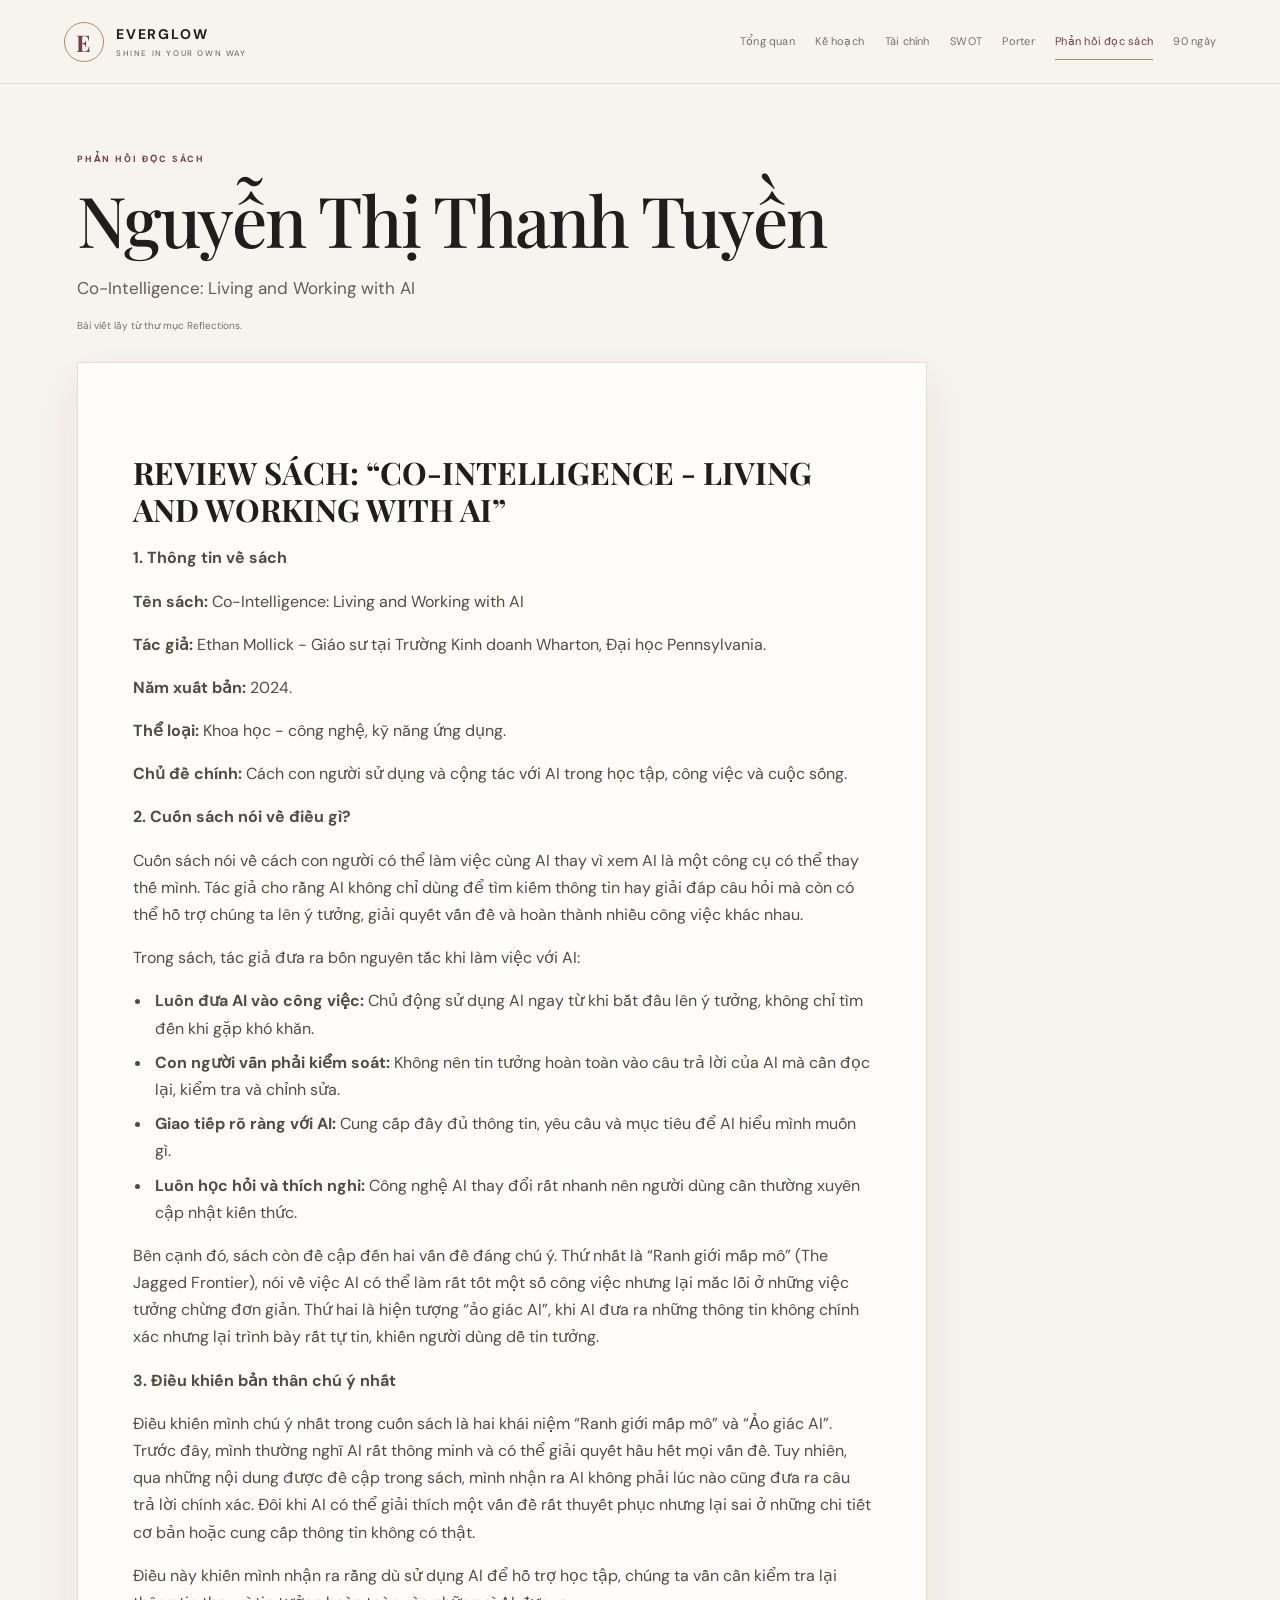
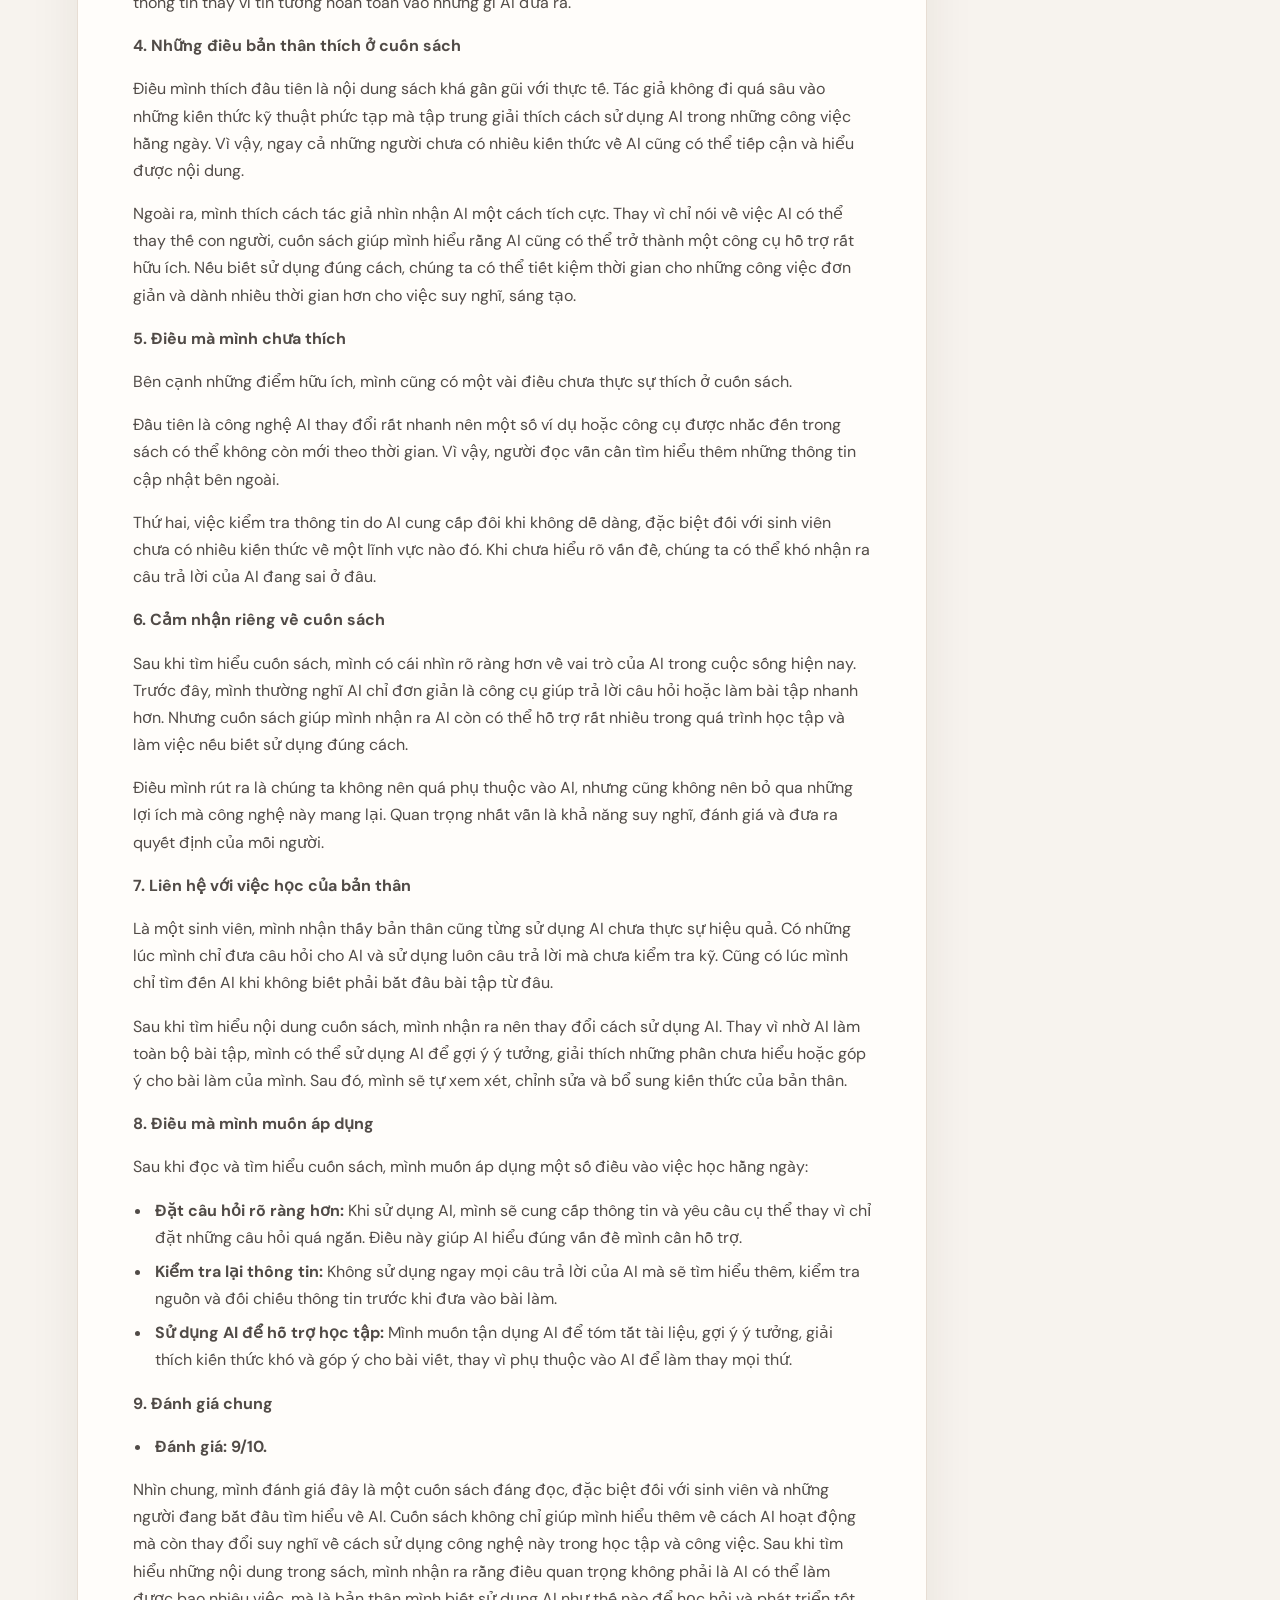
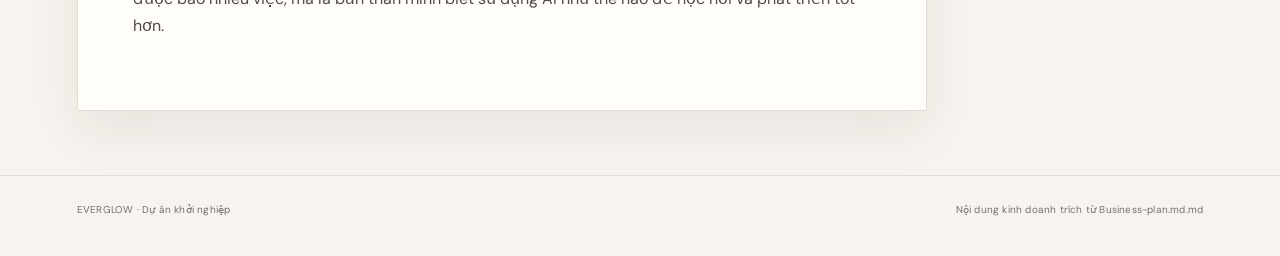
<file: AI-Startup-Website-357 (1)/reflection-nguyen-thi-thanh-tuyen.html>
<!doctype html><html lang="vi"><head><meta charset="utf-8"><meta name="viewport" content="width=device-width, initial-scale=1"><meta name="description" content="1. Thông tin về sách"><title>Co-Intelligence: Living and Working with AI · EVERGLOW</title><link rel="stylesheet" href="style.css"></head><body><header class="top"><a class="brand" href="index.html"><span class="brand-mark">E</span><span>EVERGLOW<small>SHINE IN YOUR OWN WAY</small></span></a><nav><a class="" href="index.html">Tổng quan</a><a class="" href="business-plan.html">Kế hoạch</a><a class="" href="financial-analysis.html">Tài chính</a><a class="" href="swot.html">SWOT</a><a class="" href="five-forces.html">Porter</a><a class="active" href="reflections.html">Phản hồi đọc sách</a><a class="" href="action-plan.html">90 ngày</a></nav></header><main><section class="page-head"><p class="eyebrow">PHẢN HỒI ĐỌC SÁCH</p><h1>Nguyễn Thị Thanh Tuyền</h1><p class="lead">Co-Intelligence: Living and Working with AI</p><p class="source">Bài viết lấy từ thư mục Reflections.</p></section><article class="section prose"><h2><strong>REVIEW SÁCH: “CO-INTELLIGENCE - LIVING AND WORKING WITH AI”</strong></h2>
<p><strong>1. Thông tin về sách</strong></p>
<p><strong>Tên sách:</strong> Co-Intelligence: Living and Working with AI</p>
<p><strong>Tác giả:</strong> Ethan Mollick - Giáo sư tại Trường Kinh doanh Wharton, Đại học Pennsylvania.</p>
<p><strong>Năm xuất bản:</strong> 2024.</p>
<p><strong>Thể loại:</strong> Khoa học - công nghệ, kỹ năng ứng dụng.</p>
<p><strong>Chủ đề chính:</strong> Cách con người sử dụng và cộng tác với AI trong học tập, công việc và cuộc sống.</p>
<p><strong>2. Cuốn sách nói về điều gì?</strong></p>
<p>Cuốn sách nói về cách con người có thể làm việc cùng AI thay vì xem AI là một công cụ có thể thay thế mình. Tác giả cho rằng AI không chỉ dùng để tìm kiếm thông tin hay giải đáp câu hỏi mà còn có thể hỗ trợ chúng ta lên ý tưởng, giải quyết vấn đề và hoàn thành nhiều công việc khác nhau.</p>
<p>Trong sách, tác giả đưa ra bốn nguyên tắc khi làm việc với AI:</p>
<ul>
<li><strong>Luôn đưa AI vào công việc:</strong> Chủ động sử dụng AI ngay từ khi bắt đầu lên ý tưởng, không chỉ tìm đến khi gặp khó khăn.</li>
<li><strong>Con người vẫn phải kiểm soát:</strong> Không nên tin tưởng hoàn toàn vào câu trả lời của AI mà cần đọc lại, kiểm tra và chỉnh sửa.</li>
<li><strong>Giao tiếp rõ ràng với AI:</strong> Cung cấp đầy đủ thông tin, yêu cầu và mục tiêu để AI hiểu mình muốn gì.</li>
<li><strong>Luôn học hỏi và thích nghi:</strong> Công nghệ AI thay đổi rất nhanh nên người dùng cần thường xuyên cập nhật kiến thức.</li>
</ul>
<p>Bên cạnh đó, sách còn đề cập đến hai vấn đề đáng chú ý. Thứ nhất là “Ranh giới mấp mô” (The Jagged Frontier), nói về việc AI có thể làm rất tốt một số công việc nhưng lại mắc lỗi ở những việc tưởng chừng đơn giản. Thứ hai là hiện tượng “ảo giác AI”, khi AI đưa ra những thông tin không chính xác nhưng lại trình bày rất tự tin, khiến người dùng dễ tin tưởng.</p>
<p><strong>3. Điều khiến bản thân chú ý nhất</strong></p>
<p>Điều khiến mình chú ý nhất trong cuốn sách là hai khái niệm “Ranh giới mấp mô” và “Ảo giác AI”. Trước đây, mình thường nghĩ AI rất thông minh và có thể giải quyết hầu hết mọi vấn đề. Tuy nhiên, qua những nội dung được đề cập trong sách, mình nhận ra AI không phải lúc nào cũng đưa ra câu trả lời chính xác. Đôi khi AI có thể giải thích một vấn đề rất thuyết phục nhưng lại sai ở những chi tiết cơ bản hoặc cung cấp thông tin không có thật.</p>
<p>Điều này khiến mình nhận ra rằng dù sử dụng AI để hỗ trợ học tập, chúng ta vẫn cần kiểm tra lại thông tin thay vì tin tưởng hoàn toàn vào những gì AI đưa ra.</p>
<p><strong>4. Những điều bản thân thích ở cuốn sách</strong></p>
<p>Điều mình thích đầu tiên là nội dung sách khá gần gũi với thực tế. Tác giả không đi quá sâu vào những kiến thức kỹ thuật phức tạp mà tập trung giải thích cách sử dụng AI trong những công việc hằng ngày. Vì vậy, ngay cả những người chưa có nhiều kiến thức về AI cũng có thể tiếp cận và hiểu được nội dung.</p>
<p>Ngoài ra, mình thích cách tác giả nhìn nhận AI một cách tích cực. Thay vì chỉ nói về việc AI có thể thay thế con người, cuốn sách giúp mình hiểu rằng AI cũng có thể trở thành một công cụ hỗ trợ rất hữu ích. Nếu biết sử dụng đúng cách, chúng ta có thể tiết kiệm thời gian cho những công việc đơn giản và dành nhiều thời gian hơn cho việc suy nghĩ, sáng tạo.</p>
<p><strong>5. Điều mà mình chưa thích</strong></p>
<p>Bên cạnh những điểm hữu ích, mình cũng có một vài điều chưa thực sự thích ở cuốn sách.</p>
<p>Đầu tiên là công nghệ AI thay đổi rất nhanh nên một số ví dụ hoặc công cụ được nhắc đến trong sách có thể không còn mới theo thời gian. Vì vậy, người đọc vẫn cần tìm hiểu thêm những thông tin cập nhật bên ngoài.</p>
<p>Thứ hai, việc kiểm tra thông tin do AI cung cấp đôi khi không dễ dàng, đặc biệt đối với sinh viên chưa có nhiều kiến thức về một lĩnh vực nào đó. Khi chưa hiểu rõ vấn đề, chúng ta có thể khó nhận ra câu trả lời của AI đang sai ở đâu.</p>
<p><strong>6. Cảm nhận riêng về cuốn sách</strong></p>
<p>Sau khi tìm hiểu cuốn sách, mình có cái nhìn rõ ràng hơn về vai trò của AI trong cuộc sống hiện nay. Trước đây, mình thường nghĩ AI chỉ đơn giản là công cụ giúp trả lời câu hỏi hoặc làm bài tập nhanh hơn. Nhưng cuốn sách giúp mình nhận ra AI còn có thể hỗ trợ rất nhiều trong quá trình học tập và làm việc nếu biết sử dụng đúng cách.</p>
<p>Điều mình rút ra là chúng ta không nên quá phụ thuộc vào AI, nhưng cũng không nên bỏ qua những lợi ích mà công nghệ này mang lại. Quan trọng nhất vẫn là khả năng suy nghĩ, đánh giá và đưa ra quyết định của mỗi người.</p>
<p><strong>7. Liên hệ với việc học của bản thân</strong></p>
<p>Là một sinh viên, mình nhận thấy bản thân cũng từng sử dụng AI chưa thực sự hiệu quả. Có những lúc mình chỉ đưa câu hỏi cho AI và sử dụng luôn câu trả lời mà chưa kiểm tra kỹ. Cũng có lúc mình chỉ tìm đến AI khi không biết phải bắt đầu bài tập từ đâu.</p>
<p>Sau khi tìm hiểu nội dung cuốn sách, mình nhận ra nên thay đổi cách sử dụng AI. Thay vì nhờ AI làm toàn bộ bài tập, mình có thể sử dụng AI để gợi ý ý tưởng, giải thích những phần chưa hiểu hoặc góp ý cho bài làm của mình. Sau đó, mình sẽ tự xem xét, chỉnh sửa và bổ sung kiến thức của bản thân.</p>
<p><strong>8. Điều mà mình muốn áp dụng</strong></p>
<p>Sau khi đọc và tìm hiểu cuốn sách, mình muốn áp dụng một số điều vào việc học hằng ngày:</p>
<ul>
<li><strong>Đặt câu hỏi rõ ràng hơn:</strong> Khi sử dụng AI, mình sẽ cung cấp thông tin và yêu cầu cụ thể thay vì chỉ đặt những câu hỏi quá ngắn. Điều này giúp AI hiểu đúng vấn đề mình cần hỗ trợ.</li>
<li><strong>Kiểm tra lại thông tin:</strong> Không sử dụng ngay mọi câu trả lời của AI mà sẽ tìm hiểu thêm, kiểm tra nguồn và đối chiếu thông tin trước khi đưa vào bài làm.</li>
<li><strong>Sử dụng AI để hỗ trợ học tập:</strong> Mình muốn tận dụng AI để tóm tắt tài liệu, gợi ý ý tưởng, giải thích kiến thức khó và góp ý cho bài viết, thay vì phụ thuộc vào AI để làm thay mọi thứ.</li>
</ul>
<p><strong>9. Đánh giá chung</strong></p>
<ul>
<li><strong>Đánh giá: 9/10.</strong></li>
</ul>
<p>Nhìn chung, mình đánh giá đây là một cuốn sách đáng đọc, đặc biệt đối với sinh viên và những người đang bắt đầu tìm hiểu về AI. Cuốn sách không chỉ giúp mình hiểu thêm về cách AI hoạt động mà còn thay đổi suy nghĩ về cách sử dụng công nghệ này trong học tập và công việc. Sau khi tìm hiểu những nội dung trong sách, mình nhận ra rằng điều quan trọng không phải là AI có thể làm được bao nhiêu việc, mà là bản thân mình biết sử dụng AI như thế nào để học hỏi và phát triển tốt hơn.</p></article></main><footer><span>EVERGLOW · Dự án khởi nghiệp</span><span>Nội dung kinh doanh trích từ Business-plan.md.md</span></footer></body></html>
</file>
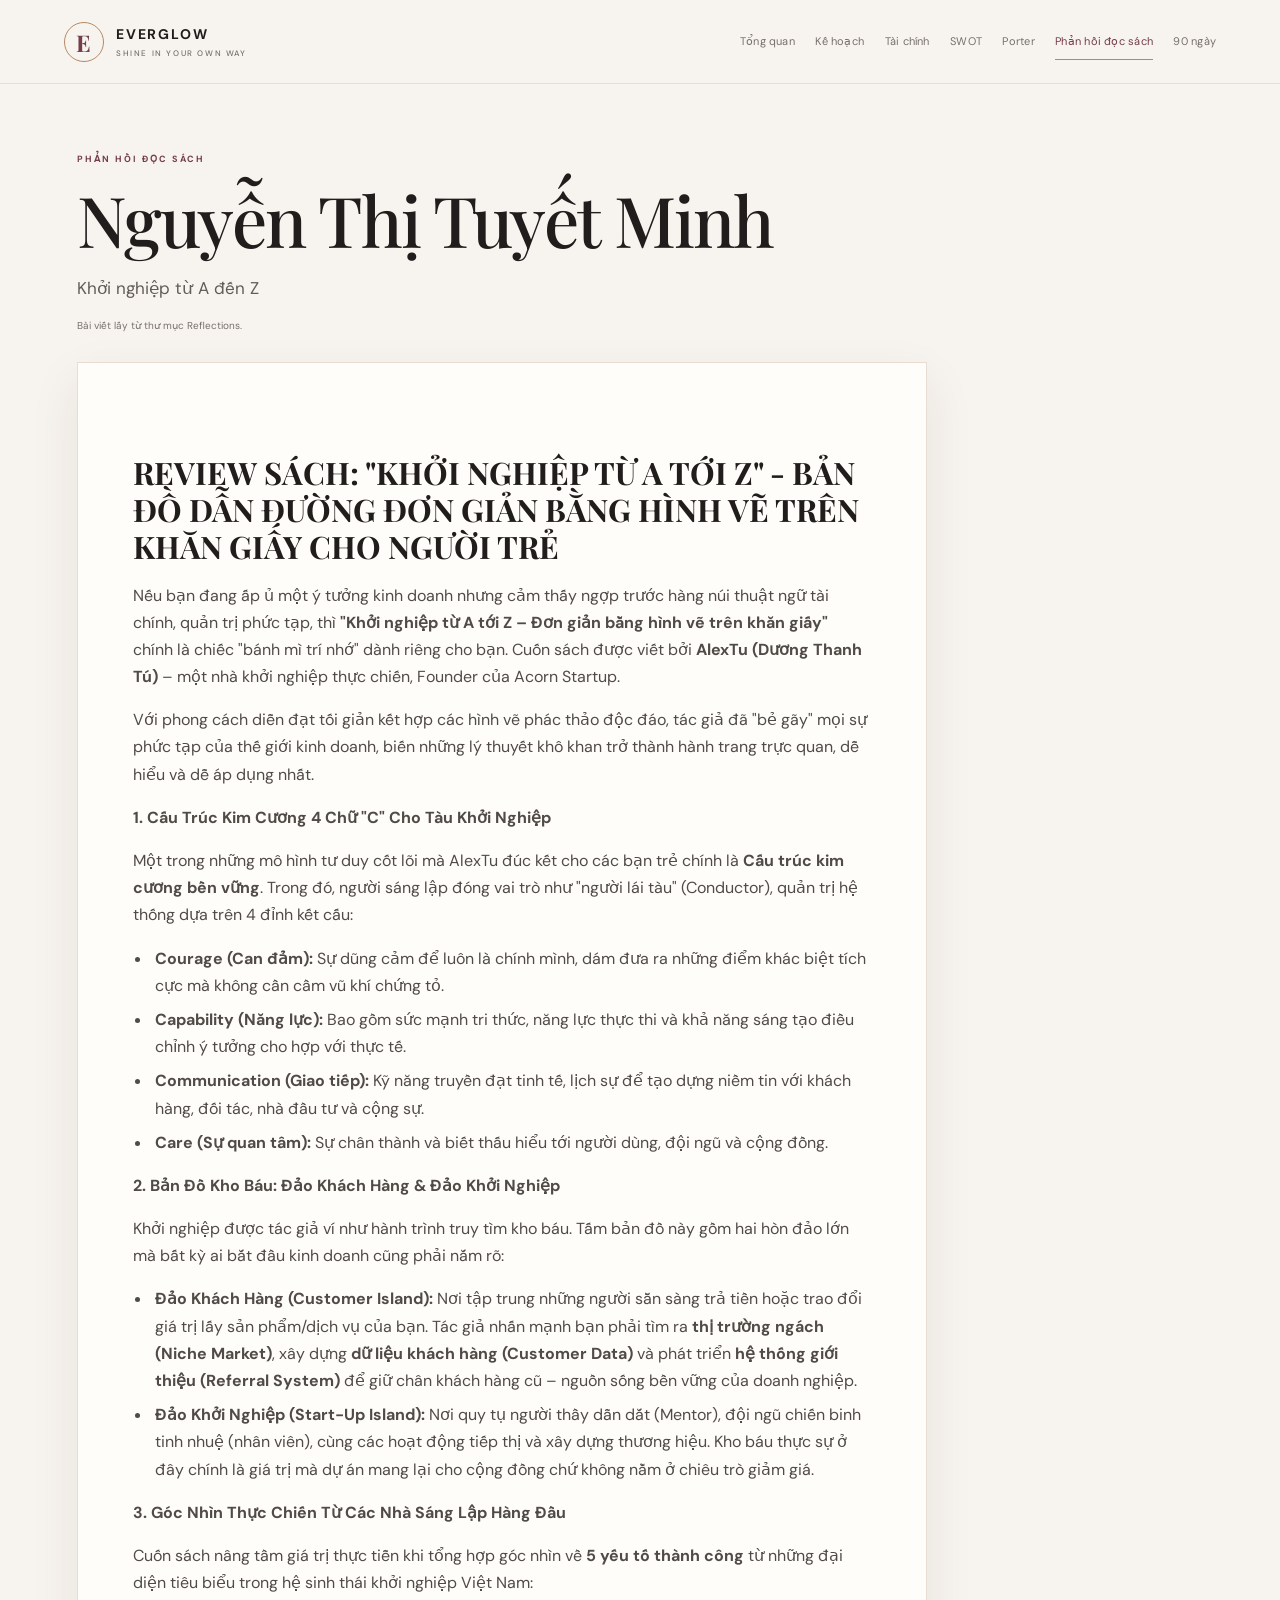
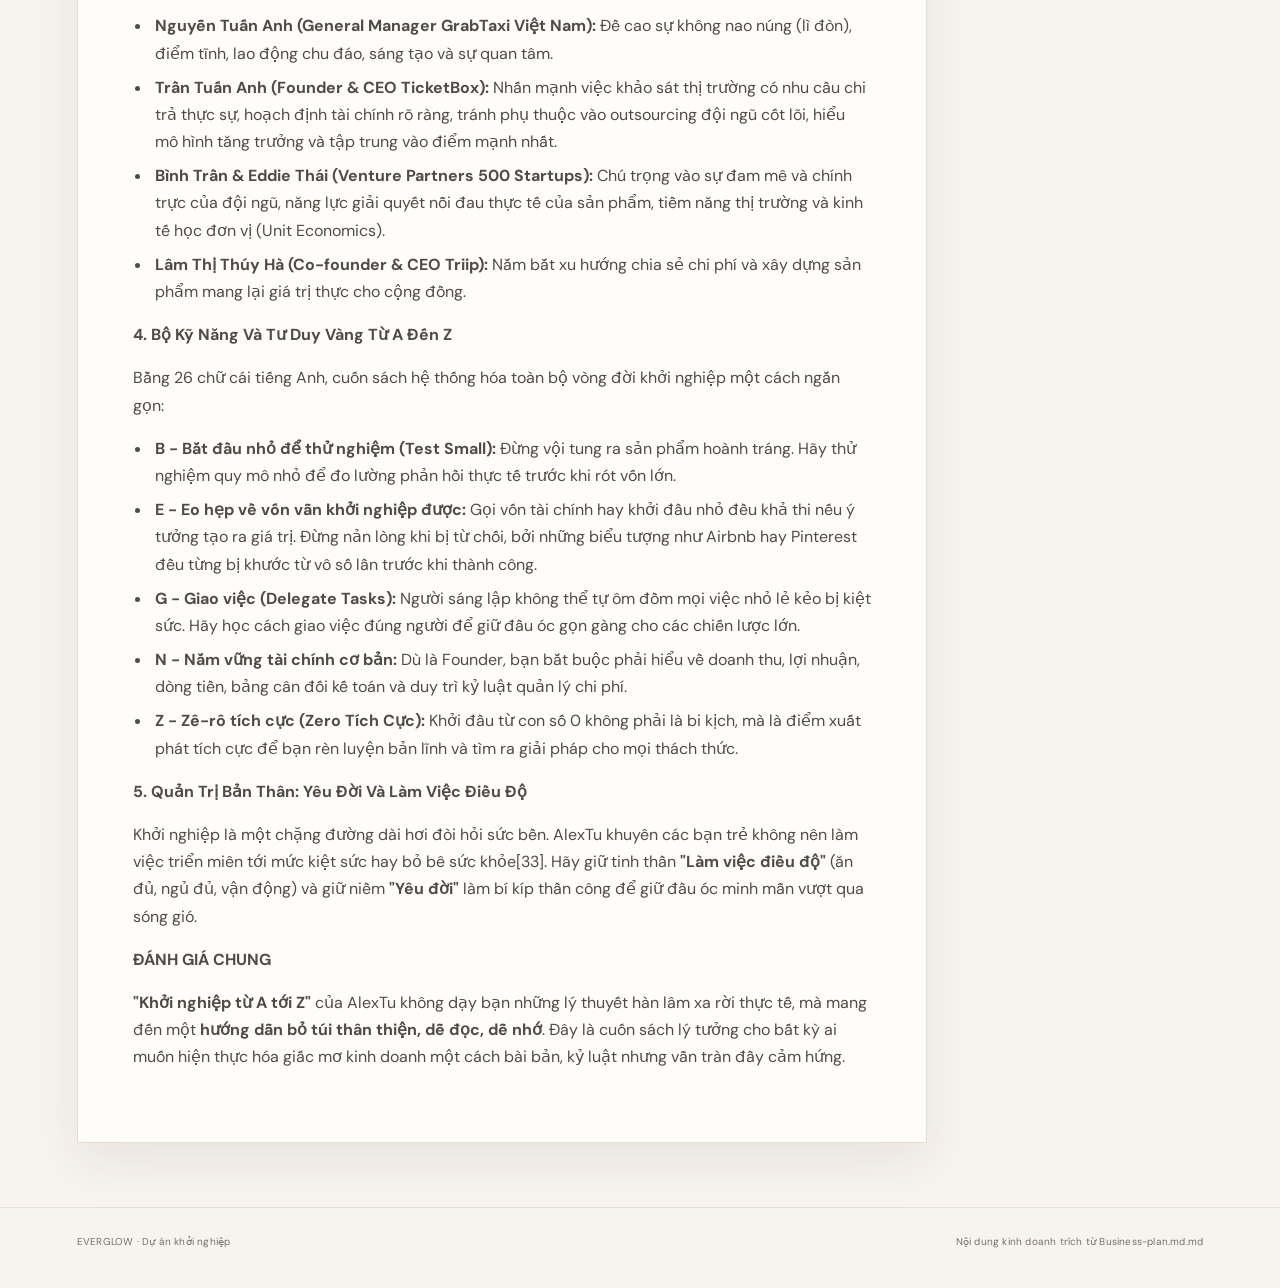
<file: AI-Startup-Website-357 (1)/reflection-nguyen-thi-tuyet-minh.html>
<!doctype html><html lang="vi"><head><meta charset="utf-8"><meta name="viewport" content="width=device-width, initial-scale=1"><meta name="description" content="Nếu bạn đang ấp ủ một ý tưởng kinh doanh nhưng cảm thấy ngợp trước hàng núi thuật ngữ tài chính, quản trị phức tạp, thì &quot;Khởi nghiệp từ A tới Z – Đơn giản bằng hình vẽ trên khăn giấy&quot; chính là chiếc &quot;bánh mì trí nhớ&quot; dành riêng cho bạn. Cuốn sách được viết bởi AlexTu (Dương Thanh Tú) – một nhà khởi nghiệp thực chiến, Founder…"><title>Khởi nghiệp từ A đến Z · EVERGLOW</title><link rel="stylesheet" href="style.css"></head><body><header class="top"><a class="brand" href="index.html"><span class="brand-mark">E</span><span>EVERGLOW<small>SHINE IN YOUR OWN WAY</small></span></a><nav><a class="" href="index.html">Tổng quan</a><a class="" href="business-plan.html">Kế hoạch</a><a class="" href="financial-analysis.html">Tài chính</a><a class="" href="swot.html">SWOT</a><a class="" href="five-forces.html">Porter</a><a class="active" href="reflections.html">Phản hồi đọc sách</a><a class="" href="action-plan.html">90 ngày</a></nav></header><main><section class="page-head"><p class="eyebrow">PHẢN HỒI ĐỌC SÁCH</p><h1>Nguyễn Thị Tuyết Minh</h1><p class="lead">Khởi nghiệp từ A đến Z</p><p class="source">Bài viết lấy từ thư mục Reflections.</p></section><article class="section prose"><h2><strong>REVIEW SÁCH: &quot;KHỞI NGHIỆP TỪ A TỚI Z&quot; - BẢN ĐỒ DẪN ĐƯỜNG ĐƠN GIẢN BẰNG HÌNH VẼ TRÊN KHĂN GIẤY CHO NGƯỜI TRẺ</strong></h2>
<p>Nếu bạn đang ấp ủ một ý tưởng kinh doanh nhưng cảm thấy ngợp trước hàng núi thuật ngữ tài chính, quản trị phức tạp, thì <strong>&quot;Khởi nghiệp từ A tới Z – Đơn giản bằng hình vẽ trên khăn giấy&quot;</strong> chính là chiếc &quot;bánh mì trí nhớ&quot; dành riêng cho bạn. Cuốn sách được viết bởi <strong>AlexTu (Dương Thanh Tú)</strong> – một nhà khởi nghiệp thực chiến, Founder của Acorn Startup.</p>
<p>Với phong cách diễn đạt tối giản kết hợp các hình vẽ phác thảo độc đáo, tác giả đã &quot;bẻ gãy&quot; mọi sự phức tạp của thế giới kinh doanh, biến những lý thuyết khô khan trở thành hành trang trực quan, dễ hiểu và dễ áp dụng nhất.</p>
<p><strong>1. Cấu Trúc Kim Cương 4 Chữ &quot;C&quot; Cho Tàu Khởi Nghiệp</strong></p>
<p>Một trong những mô hình tư duy cốt lõi mà AlexTu đúc kết cho các bạn trẻ chính là <strong>Cấu trúc kim cương bền vững</strong>. Trong đó, người sáng lập đóng vai trò như &quot;người lái tàu&quot; (Conductor), quản trị hệ thống dựa trên 4 đỉnh kết cấu:</p>
<ul>
<li><strong>Courage (Can đảm):</strong> Sự dũng cảm để luôn là chính mình, dám đưa ra những điểm khác biệt tích cực mà không cần cầm vũ khí chứng tỏ.</li>
<li><strong>Capability (Năng lực):</strong> Bao gồm sức mạnh tri thức, năng lực thực thi và khả năng sáng tạo điều chỉnh ý tưởng cho hợp với thực tế.</li>
<li><strong>Communication (Giao tiếp):</strong> Kỹ năng truyền đạt tinh tế, lịch sự để tạo dựng niềm tin với khách hàng, đối tác, nhà đầu tư và cộng sự.</li>
<li><strong>Care (Sự quan tâm):</strong> Sự chân thành và biết thấu hiểu tới người dùng, đội ngũ và cộng đồng.</li>
</ul>
<p><strong>2. Bản Đồ Kho Báu: Đảo Khách Hàng &amp; Đảo Khởi Nghiệp</strong></p>
<p>Khởi nghiệp được tác giả ví như hành trình truy tìm kho báu. Tấm bản đồ này gồm hai hòn đảo lớn mà bất kỳ ai bắt đầu kinh doanh cũng phải nắm rõ:</p>
<ul>
<li><strong>Đảo Khách Hàng (Customer Island):</strong> Nơi tập trung những người sẵn sàng trả tiền hoặc trao đổi giá trị lấy sản phẩm/dịch vụ của bạn. Tác giả nhấn mạnh bạn phải tìm ra <strong>thị trường ngách (Niche Market)</strong>, xây dựng <strong>dữ liệu khách hàng (Customer Data)</strong> và phát triển <strong>hệ thống giới thiệu (Referral System)</strong> để giữ chân khách hàng cũ – nguồn sống bền vững của doanh nghiệp.</li>
<li><strong>Đảo Khởi Nghiệp (Start-Up Island):</strong> Nơi quy tụ người thầy dẫn dắt (Mentor), đội ngũ chiến binh tinh nhuệ (nhân viên), cùng các hoạt động tiếp thị và xây dựng thương hiệu. Kho báu thực sự ở đây chính là giá trị mà dự án mang lại cho cộng đồng chứ không nằm ở chiêu trò giảm giá.</li>
</ul>
<p><strong>3. Góc Nhìn Thực Chiến Từ Các Nhà Sáng Lập Hàng Đầu</strong></p>
<p>Cuốn sách nâng tầm giá trị thực tiễn khi tổng hợp góc nhìn về <strong>5 yếu tố thành công</strong> từ những đại diện tiêu biểu trong hệ sinh thái khởi nghiệp Việt Nam:</p>
<ul>
<li><strong>Nguyễn Tuấn Anh (General Manager GrabTaxi Việt Nam):</strong> Đề cao sự không nao núng (lì đòn), điểm tĩnh, lao động chu đáo, sáng tạo và sự quan tâm.</li>
<li><strong>Trần Tuấn Anh (Founder &amp; CEO TicketBox):</strong> Nhấn mạnh việc khảo sát thị trường có nhu cầu chi trả thực sự, hoạch định tài chính rõ ràng, tránh phụ thuộc vào outsourcing đội ngũ cốt lõi, hiểu mô hình tăng trưởng và tập trung vào điểm mạnh nhất.</li>
<li><strong>Bình Trần &amp; Eddie Thái (Venture Partners 500 Startups):</strong> Chú trọng vào sự đam mê và chính trực của đội ngũ, năng lực giải quyết nỗi đau thực tế của sản phẩm, tiềm năng thị trường và kinh tế học đơn vị (Unit Economics).</li>
<li><strong>Lâm Thị Thúy Hà (Co-founder &amp; CEO Triip):</strong> Nắm bắt xu hướng chia sẻ chi phí và xây dựng sản phẩm mang lại giá trị thực cho cộng đồng.</li>
</ul>
<p><strong>4. Bộ Kỹ Năng Và Tư Duy Vàng Từ A Đến Z</strong></p>
<p>Bằng 26 chữ cái tiếng Anh, cuốn sách hệ thống hóa toàn bộ vòng đời khởi nghiệp một cách ngắn gọn:</p>
<ul>
<li><strong>B - Bắt đầu nhỏ để thử nghiệm (Test Small):</strong> Đừng vội tung ra sản phẩm hoành tráng. Hãy thử nghiệm quy mô nhỏ để đo lường phản hồi thực tế trước khi rót vốn lớn.</li>
<li><strong>E - Eo hẹp về vốn vẫn khởi nghiệp được:</strong> Gọi vốn tài chính hay khởi đầu nhỏ đều khả thi nếu ý tưởng tạo ra giá trị. Đừng nản lòng khi bị từ chối, bởi những biểu tượng như Airbnb hay Pinterest đều từng bị khước từ vô số lần trước khi thành công.</li>
<li><strong>G - Giao việc (Delegate Tasks):</strong> Người sáng lập không thể tự ôm đồm mọi việc nhỏ lẻ kẻo bị kiệt sức. Hãy học cách giao việc đúng người để giữ đầu óc gọn gàng cho các chiến lược lớn.</li>
<li><strong>N - Nắm vững tài chính cơ bản:</strong> Dù là Founder, bạn bắt buộc phải hiểu về doanh thu, lợi nhuận, dòng tiền, bảng cân đối kế toán và duy trì kỷ luật quản lý chi phí.</li>
<li><strong>Z - Zê-rô tích cực (Zero Tích Cực):</strong> Khởi đầu từ con số 0 không phải là bi kịch, mà là điểm xuất phát tích cực để bạn rèn luyện bản lĩnh và tìm ra giải pháp cho mọi thách thức.</li>
</ul>
<p><strong>5. Quản Trị Bản Thân: Yêu Đời Và Làm Việc Điều Độ</strong></p>
<p>Khởi nghiệp là một chặng đường dài hơi đòi hỏi sức bền. AlexTu khuyên các bạn trẻ không nên làm việc triển miên tới mức kiệt sức hay bỏ bê sức khỏe[33]. Hãy giữ tinh thần <strong>&quot;Làm việc điều độ&quot;</strong> (ăn đủ, ngủ đủ, vận động) và giữ niềm <strong>&quot;Yêu đời&quot;</strong> làm bí kíp thần công để giữ đầu óc minh mẫn vượt qua sóng gió.</p>
<p><strong>ĐÁNH GIÁ CHUNG</strong></p>
<p><strong>&quot;Khởi nghiệp từ A tới Z&quot;</strong> của AlexTu không dạy bạn những lý thuyết hàn lâm xa rời thực tế, mà mang đến một <strong>hướng dẫn bỏ túi thân thiện, dễ đọc, dễ nhớ</strong>. Đây là cuốn sách lý tưởng cho bất kỳ ai muốn hiện thực hóa giấc mơ kinh doanh một cách bài bản, kỷ luật nhưng vẫn tràn đầy cảm hứng.</p></article></main><footer><span>EVERGLOW · Dự án khởi nghiệp</span><span>Nội dung kinh doanh trích từ Business-plan.md.md</span></footer></body></html>
</file>
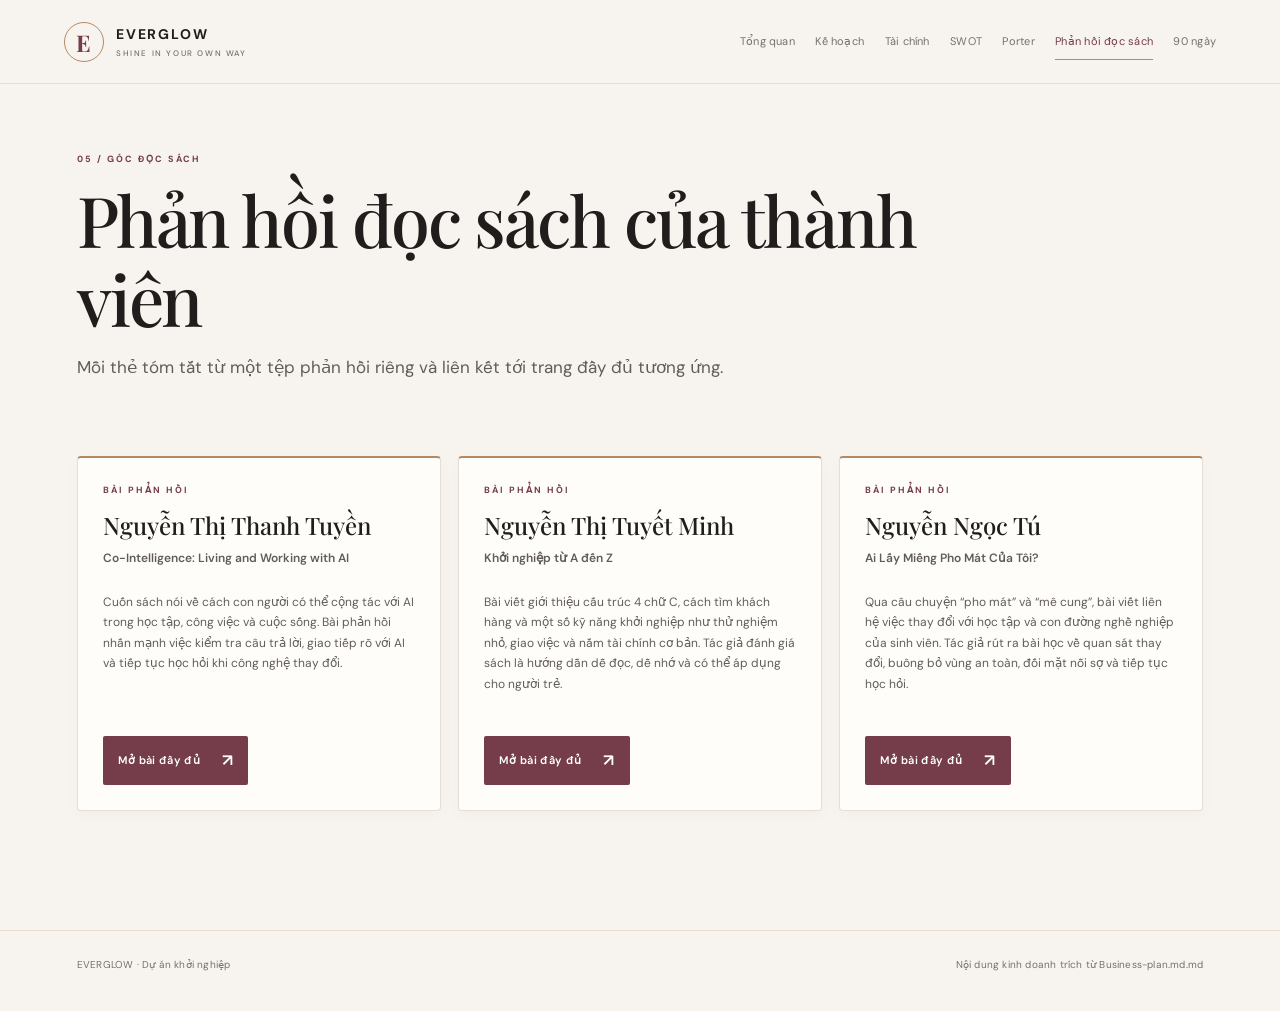
<file: AI-Startup-Website-357 (1)/reflections.html>
<!doctype html><html lang="vi"><head><meta charset="utf-8"><meta name="viewport" content="width=device-width, initial-scale=1"><meta name="description" content="Mỗi thẻ tóm tắt từ một tệp phản hồi riêng và liên kết tới trang đầy đủ tương ứng."><title>Phản hồi đọc sách của thành viên · EVERGLOW</title><link rel="stylesheet" href="style.css"></head><body><header class="top"><a class="brand" href="index.html"><span class="brand-mark">E</span><span>EVERGLOW<small>SHINE IN YOUR OWN WAY</small></span></a><nav><a class="" href="index.html">Tổng quan</a><a class="" href="business-plan.html">Kế hoạch</a><a class="" href="financial-analysis.html">Tài chính</a><a class="" href="swot.html">SWOT</a><a class="" href="five-forces.html">Porter</a><a class="active" href="reflections.html">Phản hồi đọc sách</a><a class="" href="action-plan.html">90 ngày</a></nav></header><main><section class="page-head"><p class="eyebrow">05 / GÓC ĐỌC SÁCH</p><h1>Phản hồi đọc sách của thành viên</h1><p class="lead">Mỗi thẻ tóm tắt từ một tệp phản hồi riêng và liên kết tới trang đầy đủ tương ứng.</p></section><section class="section"><div class="grid member-grid"><article class="member-card"><p class="eyebrow">BÀI PHẢN HỒI</p><h2>Nguyễn Thị Thanh Tuyền</h2><p class="book-title">Co-Intelligence: Living and Working with AI</p><p>Cuốn sách nói về cách con người có thể cộng tác với AI trong học tập, công việc và cuộc sống. Bài phản hồi nhấn mạnh việc kiểm tra câu trả lời, giao tiếp rõ với AI và tiếp tục học hỏi khi công nghệ thay đổi.</p><a class="button small" href="reflection-nguyen-thi-thanh-tuyen.html">Mở bài đầy đủ <span>↗</span></a></article><article class="member-card"><p class="eyebrow">BÀI PHẢN HỒI</p><h2>Nguyễn Thị Tuyết Minh</h2><p class="book-title">Khởi nghiệp từ A đến Z</p><p>Bài viết giới thiệu cấu trúc 4 chữ C, cách tìm khách hàng và một số kỹ năng khởi nghiệp như thử nghiệm nhỏ, giao việc và nắm tài chính cơ bản. Tác giả đánh giá sách là hướng dẫn dễ đọc, dễ nhớ và có thể áp dụng cho người trẻ.</p><a class="button small" href="reflection-nguyen-thi-tuyet-minh.html">Mở bài đầy đủ <span>↗</span></a></article><article class="member-card"><p class="eyebrow">BÀI PHẢN HỒI</p><h2>Nguyễn Ngọc Tú</h2><p class="book-title">Ai Lấy Miếng Pho Mát Của Tôi?</p><p>Qua câu chuyện “pho mát” và “mê cung”, bài viết liên hệ việc thay đổi với học tập và con đường nghề nghiệp của sinh viên. Tác giả rút ra bài học về quan sát thay đổi, buông bỏ vùng an toàn, đối mặt nỗi sợ và tiếp tục học hỏi.</p><a class="button small" href="reflection-nguyen-ngoc-tu.html">Mở bài đầy đủ <span>↗</span></a></article></div></section></main><footer><span>EVERGLOW · Dự án khởi nghiệp</span><span>Nội dung kinh doanh trích từ Business-plan.md.md</span></footer></body></html>
</file>
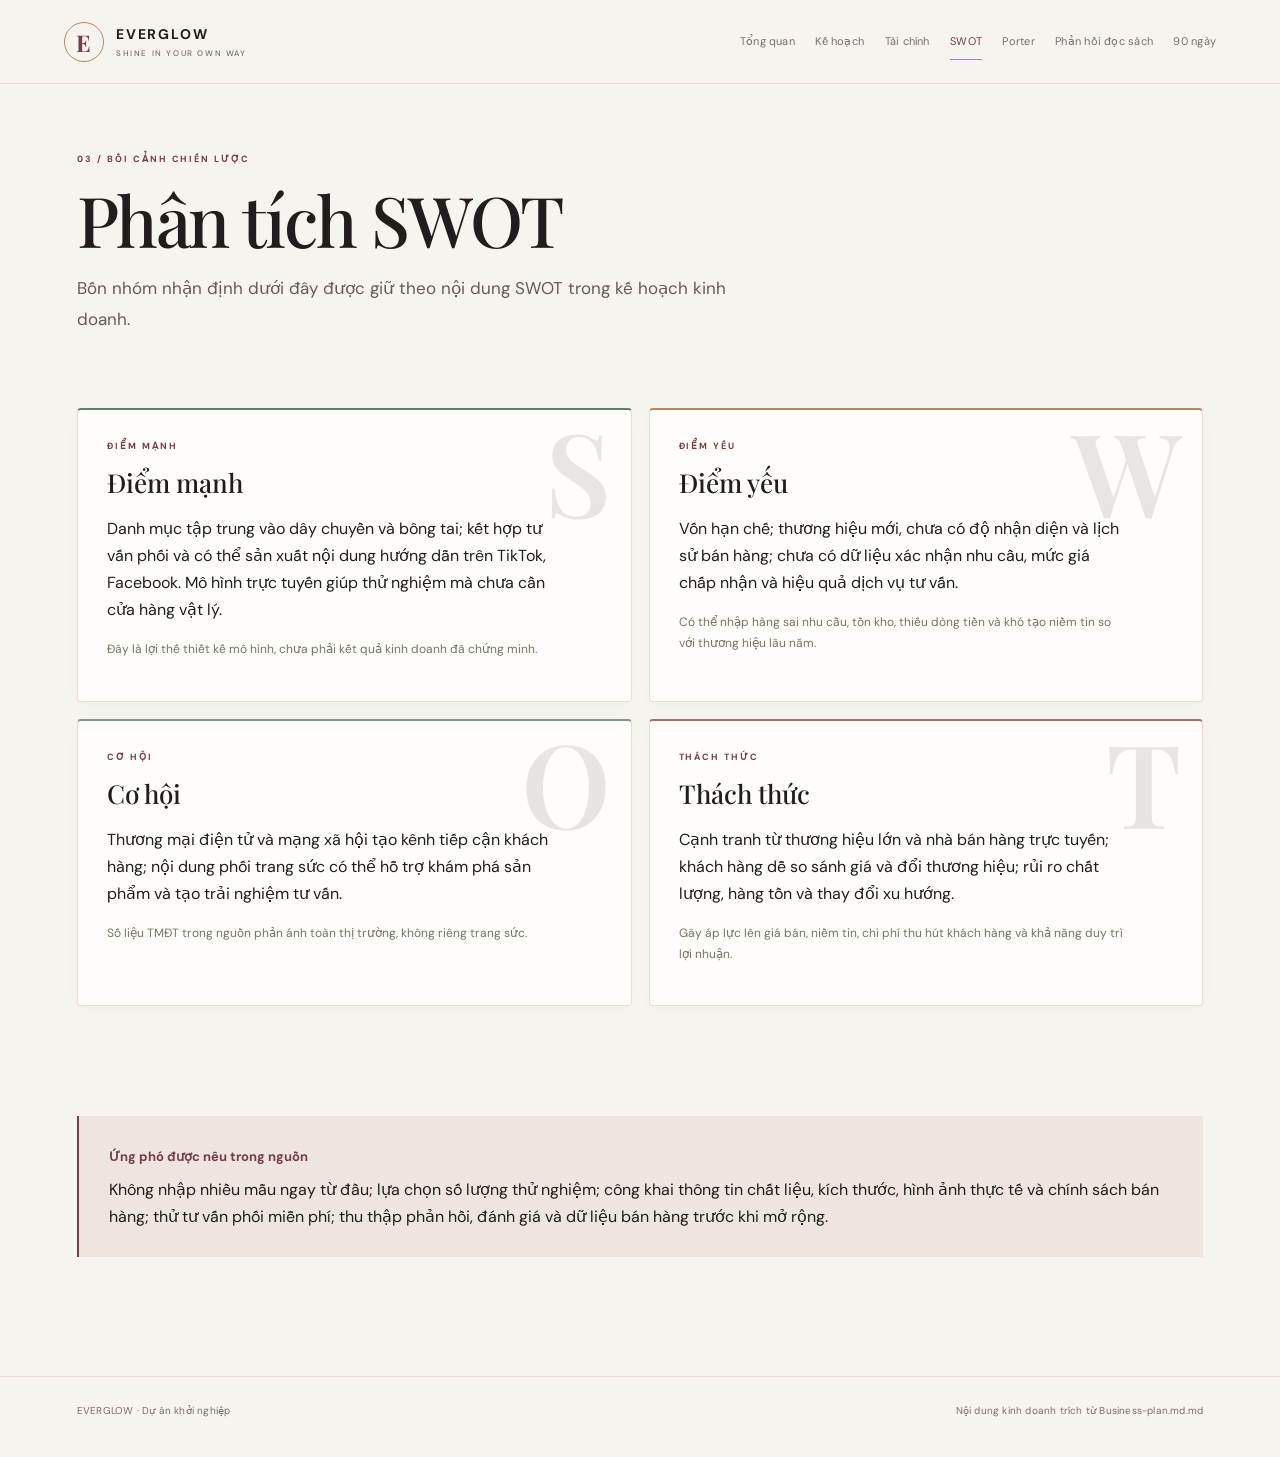
<file: AI-Startup-Website-357 (1)/swot.html>
<!doctype html><html lang="vi"><head><meta charset="utf-8"><meta name="viewport" content="width=device-width, initial-scale=1"><meta name="description" content="Bốn nhóm nhận định dưới đây được giữ theo nội dung SWOT trong kế hoạch kinh doanh."><title>Phân tích SWOT · EVERGLOW</title><link rel="stylesheet" href="style.css"></head><body><header class="top"><a class="brand" href="index.html"><span class="brand-mark">E</span><span>EVERGLOW<small>SHINE IN YOUR OWN WAY</small></span></a><nav><a class="" href="index.html">Tổng quan</a><a class="" href="business-plan.html">Kế hoạch</a><a class="" href="financial-analysis.html">Tài chính</a><a class="active" href="swot.html">SWOT</a><a class="" href="five-forces.html">Porter</a><a class="" href="reflections.html">Phản hồi đọc sách</a><a class="" href="action-plan.html">90 ngày</a></nav></header><main><section class="page-head"><p class="eyebrow">03 / BỐI CẢNH CHIẾN LƯỢC</p><h1>Phân tích SWOT</h1><p class="lead">Bốn nhóm nhận định dưới đây được giữ theo nội dung SWOT trong kế hoạch kinh doanh.</p></section><section class="section"><div class="grid swot-grid"><article class="swot-card swot-s"><span class="swot-letter">S</span><p class="eyebrow">ĐIỂM MẠNH</p><h2>Điểm mạnh</h2><p>Danh mục tập trung vào dây chuyền và bông tai; kết hợp tư vấn phối và có thể sản xuất nội dung hướng dẫn trên TikTok, Facebook. Mô hình trực tuyến giúp thử nghiệm mà chưa cần cửa hàng vật lý.</p><p class="muted">Đây là lợi thế thiết kế mô hình, chưa phải kết quả kinh doanh đã chứng minh.</p></article><article class="swot-card swot-w"><span class="swot-letter">W</span><p class="eyebrow">ĐIỂM YẾU</p><h2>Điểm yếu</h2><p>Vốn hạn chế; thương hiệu mới, chưa có độ nhận diện và lịch sử bán hàng; chưa có dữ liệu xác nhận nhu cầu, mức giá chấp nhận và hiệu quả dịch vụ tư vấn.</p><p class="muted">Có thể nhập hàng sai nhu cầu, tồn kho, thiếu dòng tiền và khó tạo niềm tin so với thương hiệu lâu năm.</p></article><article class="swot-card swot-o"><span class="swot-letter">O</span><p class="eyebrow">CƠ HỘI</p><h2>Cơ hội</h2><p>Thương mại điện tử và mạng xã hội tạo kênh tiếp cận khách hàng; nội dung phối trang sức có thể hỗ trợ khám phá sản phẩm và tạo trải nghiệm tư vấn.</p><p class="muted">Số liệu TMĐT trong nguồn phản ánh toàn thị trường, không riêng trang sức.</p></article><article class="swot-card swot-t"><span class="swot-letter">T</span><p class="eyebrow">THÁCH THỨC</p><h2>Thách thức</h2><p>Cạnh tranh từ thương hiệu lớn và nhà bán hàng trực tuyến; khách hàng dễ so sánh giá và đổi thương hiệu; rủi ro chất lượng, hàng tồn và thay đổi xu hướng.</p><p class="muted">Gây áp lực lên giá bán, niềm tin, chi phí thu hút khách hàng và khả năng duy trì lợi nhuận.</p></article></div></section><section class="section"><div class="callout"><strong>Ứng phó được nêu trong nguồn</strong><p>Không nhập nhiều mẫu ngay từ đầu; lựa chọn số lượng thử nghiệm; công khai thông tin chất liệu, kích thước, hình ảnh thực tế và chính sách bán hàng; thử tư vấn phối miễn phí; thu thập phản hồi, đánh giá và dữ liệu bán hàng trước khi mở rộng.</p></div></section></main><footer><span>EVERGLOW · Dự án khởi nghiệp</span><span>Nội dung kinh doanh trích từ Business-plan.md.md</span></footer></body></html>
</file>
<file: AI-Startup-Website-357 (1)/style.css>
@import url('https://fonts.googleapis.com/css2?family=DM+Sans:wght@400;500;600;700&family=Playfair+Display:ital,wght@0,500;0,600;1,500;1,600&display=swap');

:root{--ink:#211d1c;--muted:#77706c;--paper:#f7f3ee;--white:#fffdfa;--line:#e7ddd3;--green:#743d49;--sage:#eadedb;--gold:#b38a61;--rose:#f3e7e1;--shadow:0 18px 48px rgba(54,35,30,.08);--radius:4px;--serif:'Playfair Display',Georgia,serif;--sans:'DM Sans',Arial,sans-serif}
*{box-sizing:border-box}html{scroll-behavior:smooth}body{margin:0;background:var(--paper);color:var(--ink);font-family:var(--sans);font-size:16px;line-height:1.7}a{color:inherit;text-decoration:none}::selection{background:#ead3cf;color:var(--ink)}
.top{min-height:84px;padding:15px clamp(20px,5vw,76px);display:flex;align-items:center;justify-content:space-between;gap:28px;border-bottom:1px solid var(--line);background:rgba(247,243,238,.96);position:sticky;top:0;z-index:5;backdrop-filter:blur(12px)}.brand{display:flex;align-items:center;gap:12px;font-weight:700;letter-spacing:.13em;font-size:14px;white-space:nowrap}.brand small{display:block;font-size:8px;letter-spacing:.2em;color:var(--muted);font-weight:500}.brand-mark{width:40px;height:40px;border:1px solid var(--gold);border-radius:50%;display:grid;place-items:center;font-family:var(--serif);font-size:23px;color:var(--green)}nav{display:flex;gap:clamp(10px,1.6vw,23px);align-items:center;overflow:auto;scrollbar-width:none}nav a{font-size:11px;color:var(--muted);white-space:nowrap;padding:9px 0;border-bottom:1px solid transparent;letter-spacing:.02em}nav a:hover,nav a.active{color:var(--green);border-color:var(--gold)}main{max-width:1360px;margin:auto;padding:0 clamp(20px,6vw,88px) 64px}
.hero{min-height:590px;display:grid;grid-template-columns:1.04fr .96fr;align-items:center;gap:5vw;padding:68px 0 56px}.hero h1{font:500 clamp(54px,7vw,98px)/.98 var(--serif);letter-spacing:-.055em;margin:18px 0 24px}.hero h1 em{color:var(--green);font-weight:500}.eyebrow{font-size:9px;font-weight:700;letter-spacing:.22em;color:var(--green);margin:0 0 13px;text-transform:uppercase}.lead{font-size:17px;color:#625c57;max-width:650px;line-height:1.8}.hero-copy .lead{max-width:530px}.actions{display:flex;align-items:center;gap:25px;margin-top:30px;flex-wrap:wrap}.button{display:inline-flex;align-items:center;justify-content:center;gap:22px;padding:13px 20px;background:var(--green);color:white;border-radius:2px;font-weight:600;font-size:12px;letter-spacing:.03em;transition:transform .2s,background .2s}.button:hover{transform:translateY(-2px);background:#572d37}.button span{font-size:17px}.button.small{font-size:11px;padding:10px 15px}.text-link{font-size:12px;color:var(--green);border-bottom:1px solid var(--gold);padding-bottom:3px}.hero-note{font-size:11px;color:var(--muted);margin-top:29px}.hero-note strong{color:var(--green)}
.hero-art{min-height:405px;position:relative;overflow:hidden;border-radius:48% 48% 2px 2px;background:radial-gradient(ellipse at 50% 34%,#fffaf0 0,#eee0cf 38%,#d9c5b6 74%,#cdb9ae 100%);display:grid;place-items:center;box-shadow:var(--shadow)}.orbit{position:absolute;border:1px solid rgba(112,68,61,.3);border-radius:50%;transform:rotate(-26deg)}.orbit-a{width:68%;height:115%}.orbit-b{width:86%;height:125%;transform:rotate(31deg)}.pendant{position:absolute;top:19%;left:50%;height:59%;width:1px;background:linear-gradient(#9b7e47,#b89a65)}.pendant:after{content:'';position:absolute;top:92%;left:50%;transform:translate(-50%,-50%) rotate(45deg);height:79px;width:79px;border-radius:50% 50% 50% 0;background:linear-gradient(145deg,#fffdf7,#d9c99f 65%,#9a8252);box-shadow:inset 4px 4px 13px #fff8,0 9px 20px #69583526}.spark{position:absolute;color:#9b7e47;font-size:26px}.s1{left:23%;top:25%}.s2{right:20%;bottom:29%;font-size:33px}.art-caption{position:absolute;bottom:10%;font-size:8px;line-height:1.5;text-align:center;letter-spacing:.24em;color:#665b52}
.section{padding:55px 0}.section-title{display:flex;justify-content:space-between;align-items:end;gap:30px;margin-bottom:25px}.section-title h2,.split-feature h2,.page-head h1{font:500 clamp(32px,4vw,50px)/1.13 var(--serif);letter-spacing:-.03em;margin:0}.section-title .muted{max-width:390px}.muted,.note{color:var(--muted);font-size:12px}.grid{display:grid;gap:17px}.metrics{grid-template-columns:repeat(4,minmax(0,1fr))}.metric,.card,.member-card,.force-card,.swot-card,.link-card,.timeline-card{border:1px solid var(--line);background:var(--white);border-radius:var(--radius);padding:25px;box-shadow:0 5px 18px rgba(54,35,30,.025)}.metric{min-height:148px;display:flex;flex-direction:column;justify-content:space-between;border-top:2px solid var(--gold)}.metric-label{font-size:11px;color:var(--muted)}.metric strong{font:500 clamp(25px,3.2vw,37px)/1.1 var(--serif);letter-spacing:-.035em}.metric small{font-size:10px;color:var(--muted)}.metric.accent{background:var(--green);border-color:var(--green);color:white}.metric.accent .metric-label,.metric.accent small{color:#eadcda}.note{font-size:11px;margin:12px 3px}.split-feature{display:grid;grid-template-columns:1.1fr .9fr;align-items:center;gap:8vw;border-top:1px solid var(--line);border-bottom:1px solid var(--line)}.split-feature h2{margin-bottom:18px}.feature-tags{display:flex;gap:10px;flex-wrap:wrap;justify-content:flex-start}.feature-tags span{border:1px solid #dcc9bd;background:var(--white);padding:9px 14px;border-radius:2px;color:var(--green);font-size:11px}.link-grid{grid-template-columns:repeat(3,1fr)}.link-card{min-height:82px;display:flex;align-items:center;justify-content:space-between;transition:.2s}.link-card:hover{border-color:var(--gold);transform:translateY(-2px);box-shadow:var(--shadow)}.link-card span{font-weight:600;font-size:13px}.link-card b{color:var(--gold)}.page-head{padding:68px 0 18px;max-width:880px}.page-head h1{font-size:clamp(42px,6vw,70px);margin-bottom:14px}.page-head .lead{margin:0}.two{grid-template-columns:repeat(2,minmax(0,1fr))}.card h2,.member-card h2,.force-card h2,.swot-card h2,.timeline-card h2{font:500 26px/1.22 var(--serif);margin:0 0 12px}.card p:last-child{margin-bottom:0}.callout{padding:26px 30px;background:#efe5df;border-left:2px solid var(--green);border-radius:0}.callout strong{color:var(--green);font-size:13px}.callout p{margin:7px 0 0}
.chart{padding:29px}.bar-row{margin:0 0 20px}.bar-row:last-child{margin:0}.bar-row>div:first-child{display:flex;justify-content:space-between;gap:15px;font-size:11px;margin-bottom:8px}.bar-row b{font-size:11px}.bar-track{height:9px;border-radius:0;background:#eee7e1;overflow:hidden}.bar-fill{display:block;height:100%;min-width:3px;background:#c8aaa0}.bar-main{background:var(--green)}.bar-profit{background:var(--gold)}ul{padding-left:19px}li{padding-left:3px;margin:7px 0}.swot-grid{grid-template-columns:repeat(2,minmax(0,1fr))}.swot-card{position:relative;min-height:255px;overflow:hidden;padding:29px}.swot-letter{position:absolute;right:20px;top:5px;font:600 116px/.95 var(--serif);opacity:.1}.swot-card p{max-width:90%}.swot-s{border-top:2px solid #647e67}.swot-w{border-top:2px solid #b38a61}.swot-o{border-top:2px solid #82969a}.swot-t{border-top:2px solid #a76e67}.force-grid{grid-template-columns:repeat(2,minmax(0,1fr))}.force-card{min-height:230px;border-top:2px solid var(--gold)}.force-card:last-child{grid-column:1/-1}.force-top{display:flex;align-items:center;justify-content:space-between;margin-bottom:22px}.force-top span{font-size:10px;letter-spacing:.15em;color:var(--muted)}.force-top b{font-size:11px;color:var(--green);background:var(--sage);padding:5px 12px;border-radius:2px}.force-card p{font-size:13px;color:#625c57;margin-bottom:0}.member-grid{grid-template-columns:repeat(3,minmax(0,1fr))}.member-card{display:flex;flex-direction:column;align-items:flex-start;min-height:355px;border-top:2px solid var(--gold)}.member-card h2{font-size:24px}.member-card>p:not(.eyebrow){font-size:12px;color:#625c57}.book-title{color:var(--green);font-size:12px;font-weight:600;margin-top:-5px}.member-card .button{margin-top:auto}.source{font-size:10px;color:var(--muted);margin-top:13px;overflow-wrap:anywhere}.timeline{margin:5px 0 0 12px;border-left:1px solid #c9b7ab;padding-left:28px}.timeline-item{position:relative;padding:0 0 20px}.timeline-dot{position:absolute;left:-35px;top:29px;width:13px;height:13px;border:3px solid var(--paper);background:var(--green);box-shadow:0 0 0 1px var(--green);border-radius:50%}.timeline-card h2{font-size:24px}.timeline-card .eyebrow{font-size:9px}
.prose{max-width:850px;background:var(--white);border:1px solid var(--line);border-radius:0;padding:clamp(23px,5vw,55px);box-shadow:var(--shadow)}.prose h2{font:500 31px/1.2 var(--serif);margin:36px 0 13px}.prose h3{font:600 19px/1.3 var(--sans);margin:29px 0 10px;color:var(--green)}.prose h4{font-size:16px;margin:23px 0 9px}.prose p,.prose li{color:#514b47}.prose blockquote{margin:22px 0;padding:14px 20px;border-left:2px solid var(--gold);background:#f8f1eb;font-family:var(--serif);font-style:italic;font-size:19px}.prose a{color:var(--green);text-decoration:underline;overflow-wrap:anywhere}.prose table{border-collapse:collapse;min-width:650px;width:100%;font-size:12px}.table-wrap{overflow:auto;margin:20px 0}.prose th,.prose td{border:1px solid var(--line);padding:10px;vertical-align:top;text-align:left}.prose th{background:#f1e9e3;color:var(--green)}.prose code{background:#f3eee8;padding:2px 5px;border-radius:2px}.prose img{max-width:100%}footer{border-top:1px solid var(--line);max-width:1360px;margin:auto;padding:25px clamp(20px,6vw,88px) 38px;display:flex;justify-content:space-between;gap:20px;font-size:10px;letter-spacing:.02em;color:var(--muted)}
@media(max-width:1000px){.top{align-items:flex-start;flex-direction:column;gap:8px;padding-top:12px;padding-bottom:10px}nav{width:100%;gap:20px}.hero{min-height:auto;padding-top:48px}.metrics{grid-template-columns:repeat(2,minmax(0,1fr))}.member-grid{grid-template-columns:repeat(2,minmax(0,1fr))}}
@media(max-width:650px){body{font-size:15px}.top{position:relative}.brand{font-size:13px}nav{padding-bottom:3px}.hero{grid-template-columns:1fr;gap:28px;padding-top:40px}.hero h1{font-size:62px}.hero-art{min-height:310px;max-width:450px;width:100%;margin:auto}.lead{font-size:15px}.section{padding:37px 0}.section-title{align-items:flex-start;flex-direction:column;gap:10px}.metrics,.two,.swot-grid,.force-grid,.member-grid,.link-grid,.split-feature{grid-template-columns:1fr}.metric{min-height:125px}.force-card:last-child{grid-column:auto}.swot-card{min-height:0}.member-card{min-height:315px}.page-head{padding-top:40px}.page-head h1{font-size:44px}.card,.member-card,.force-card,.swot-card{padding:21px}.chart{padding:19px}.bar-row>div:first-child{font-size:10px}.bar-row b{font-size:10px}.prose{padding:22px 18px}.prose h2{font-size:27px}.timeline{margin-left:7px;padding-left:22px}.timeline-dot{left:-29px}footer{flex-direction:column;gap:4px;padding-top:17px}}
</file>
